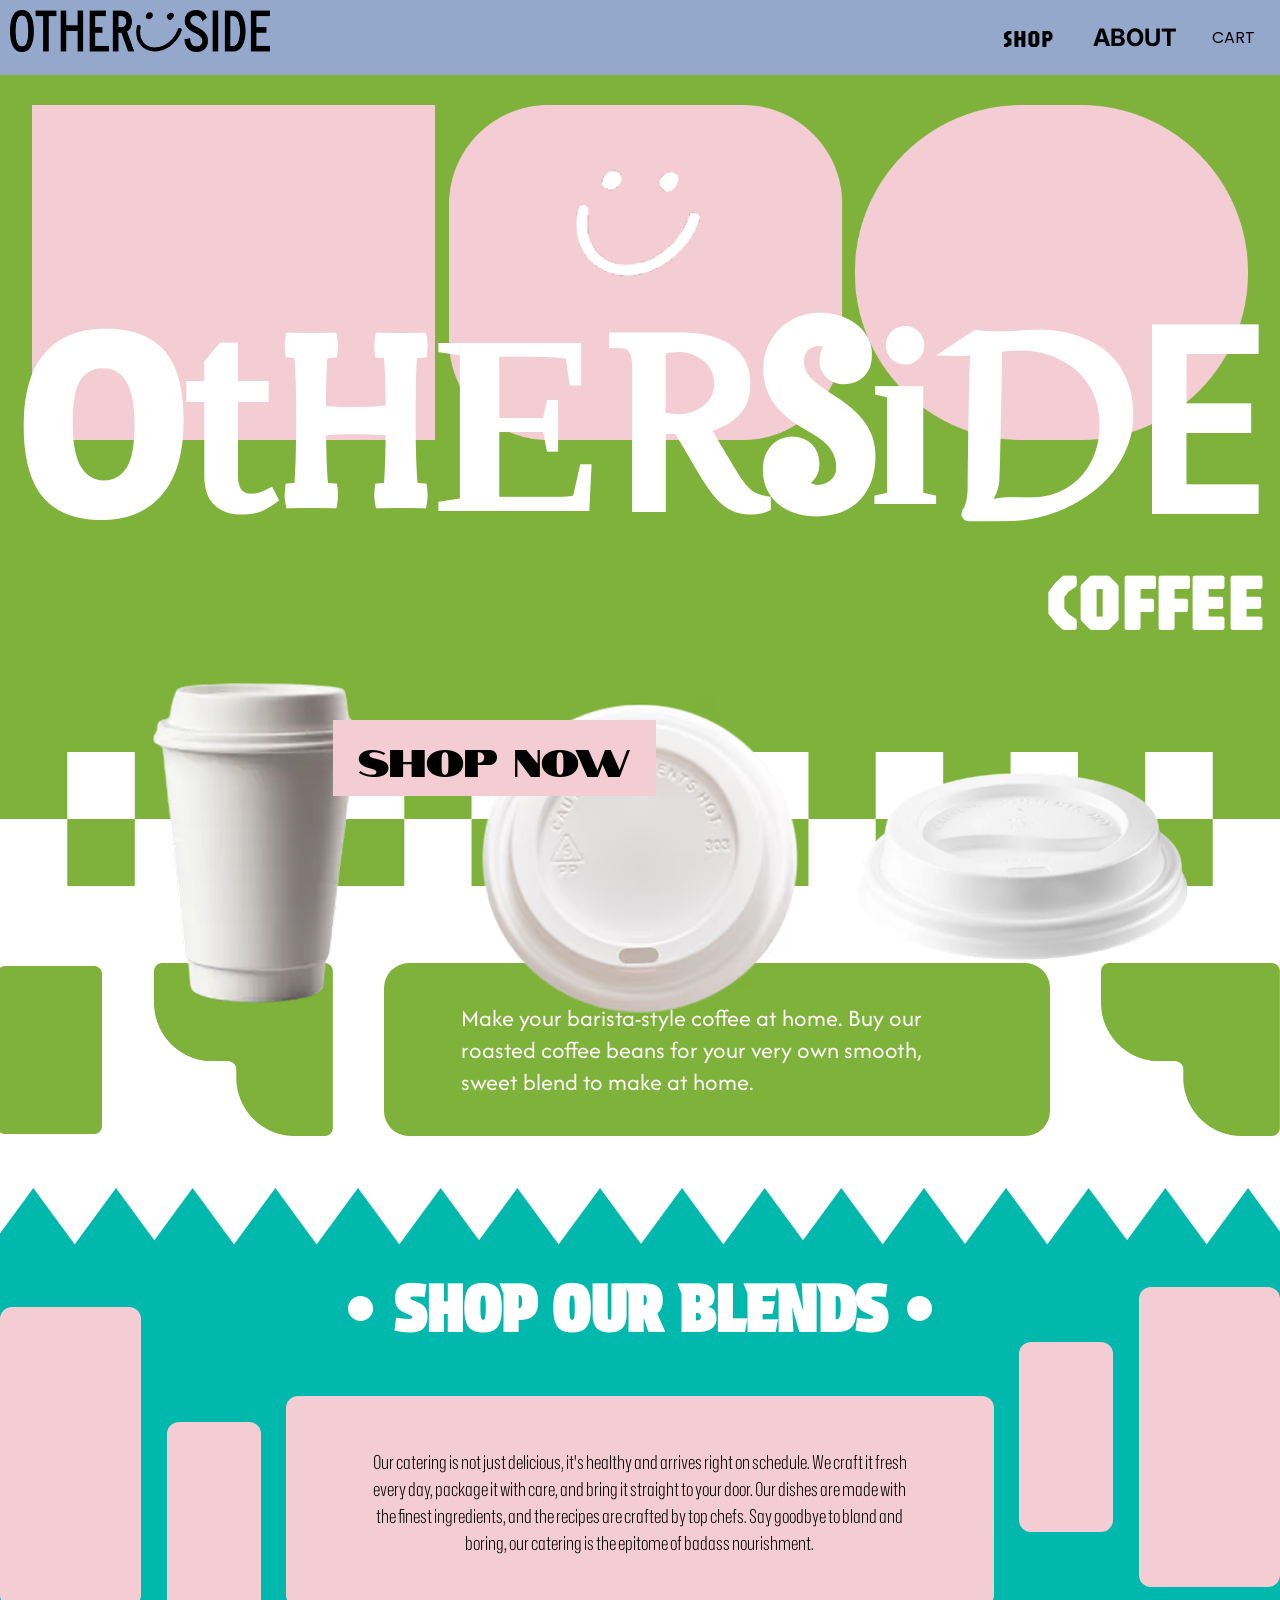
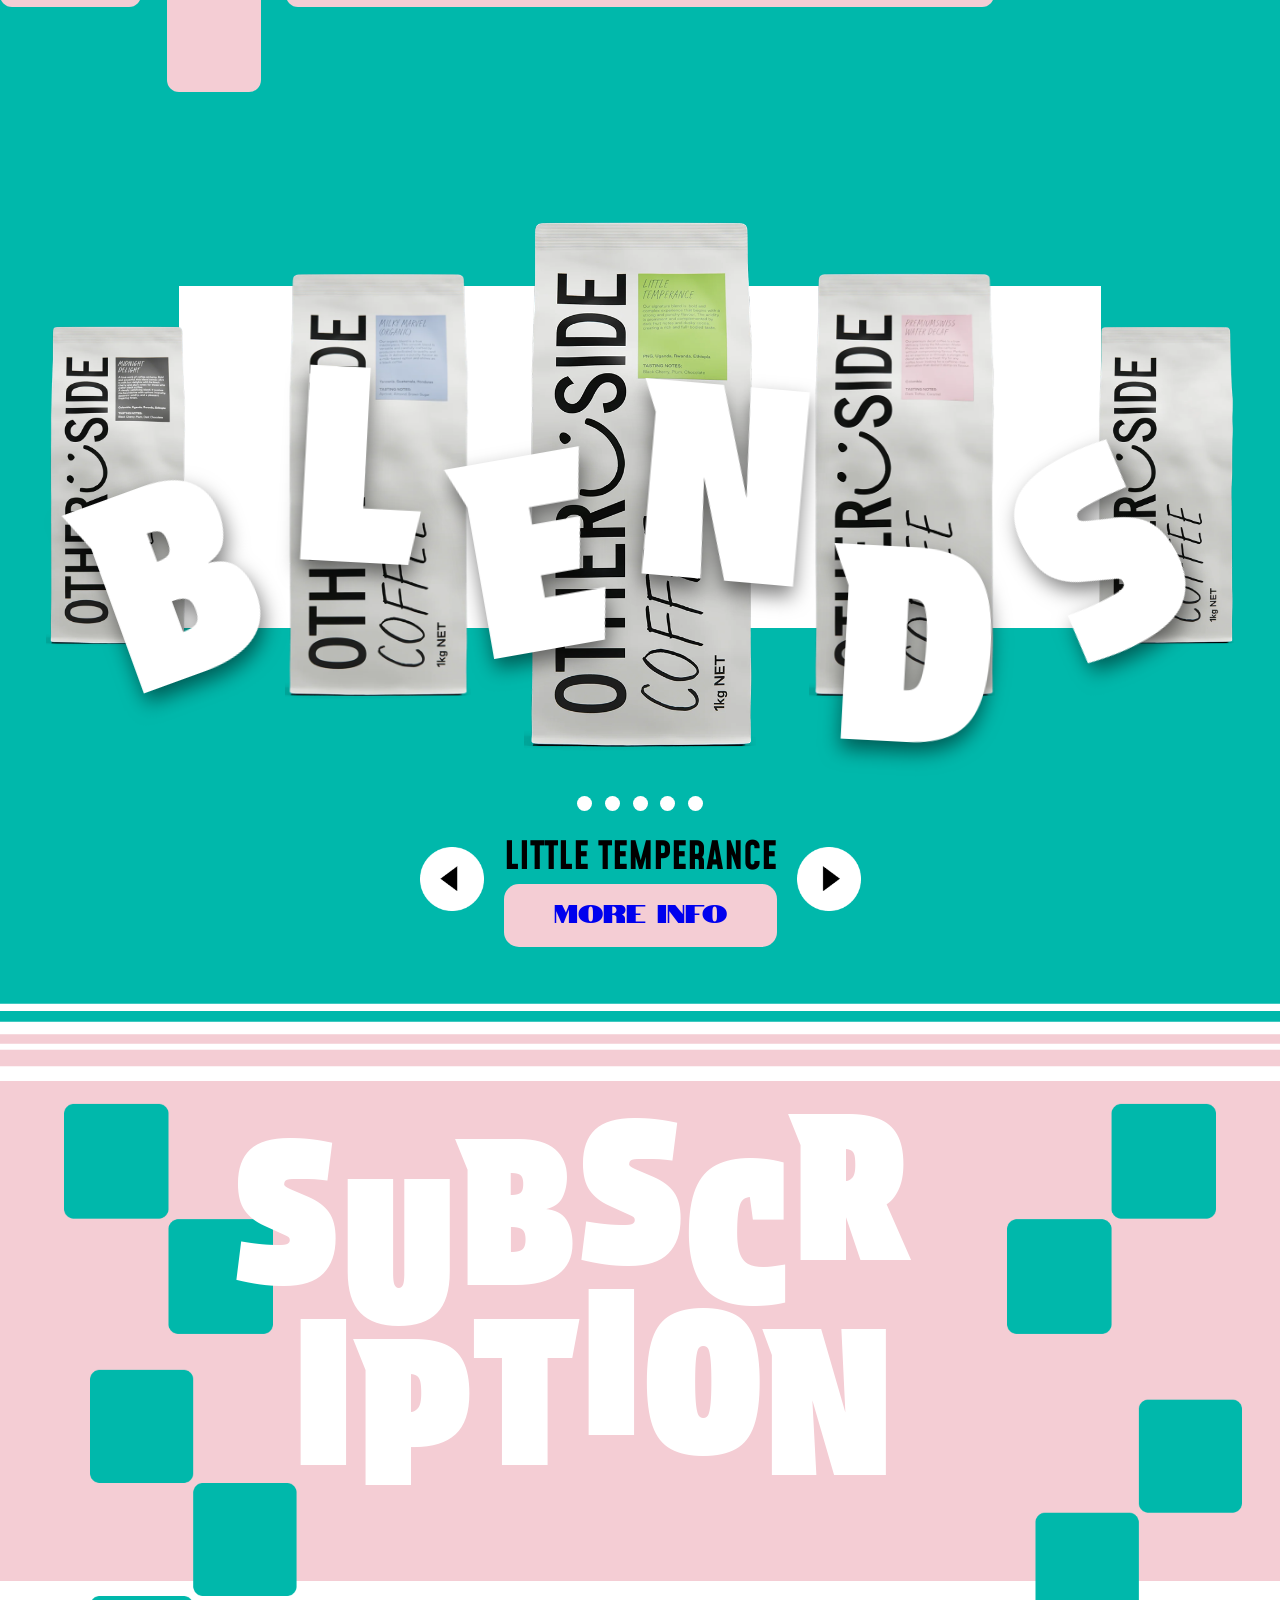
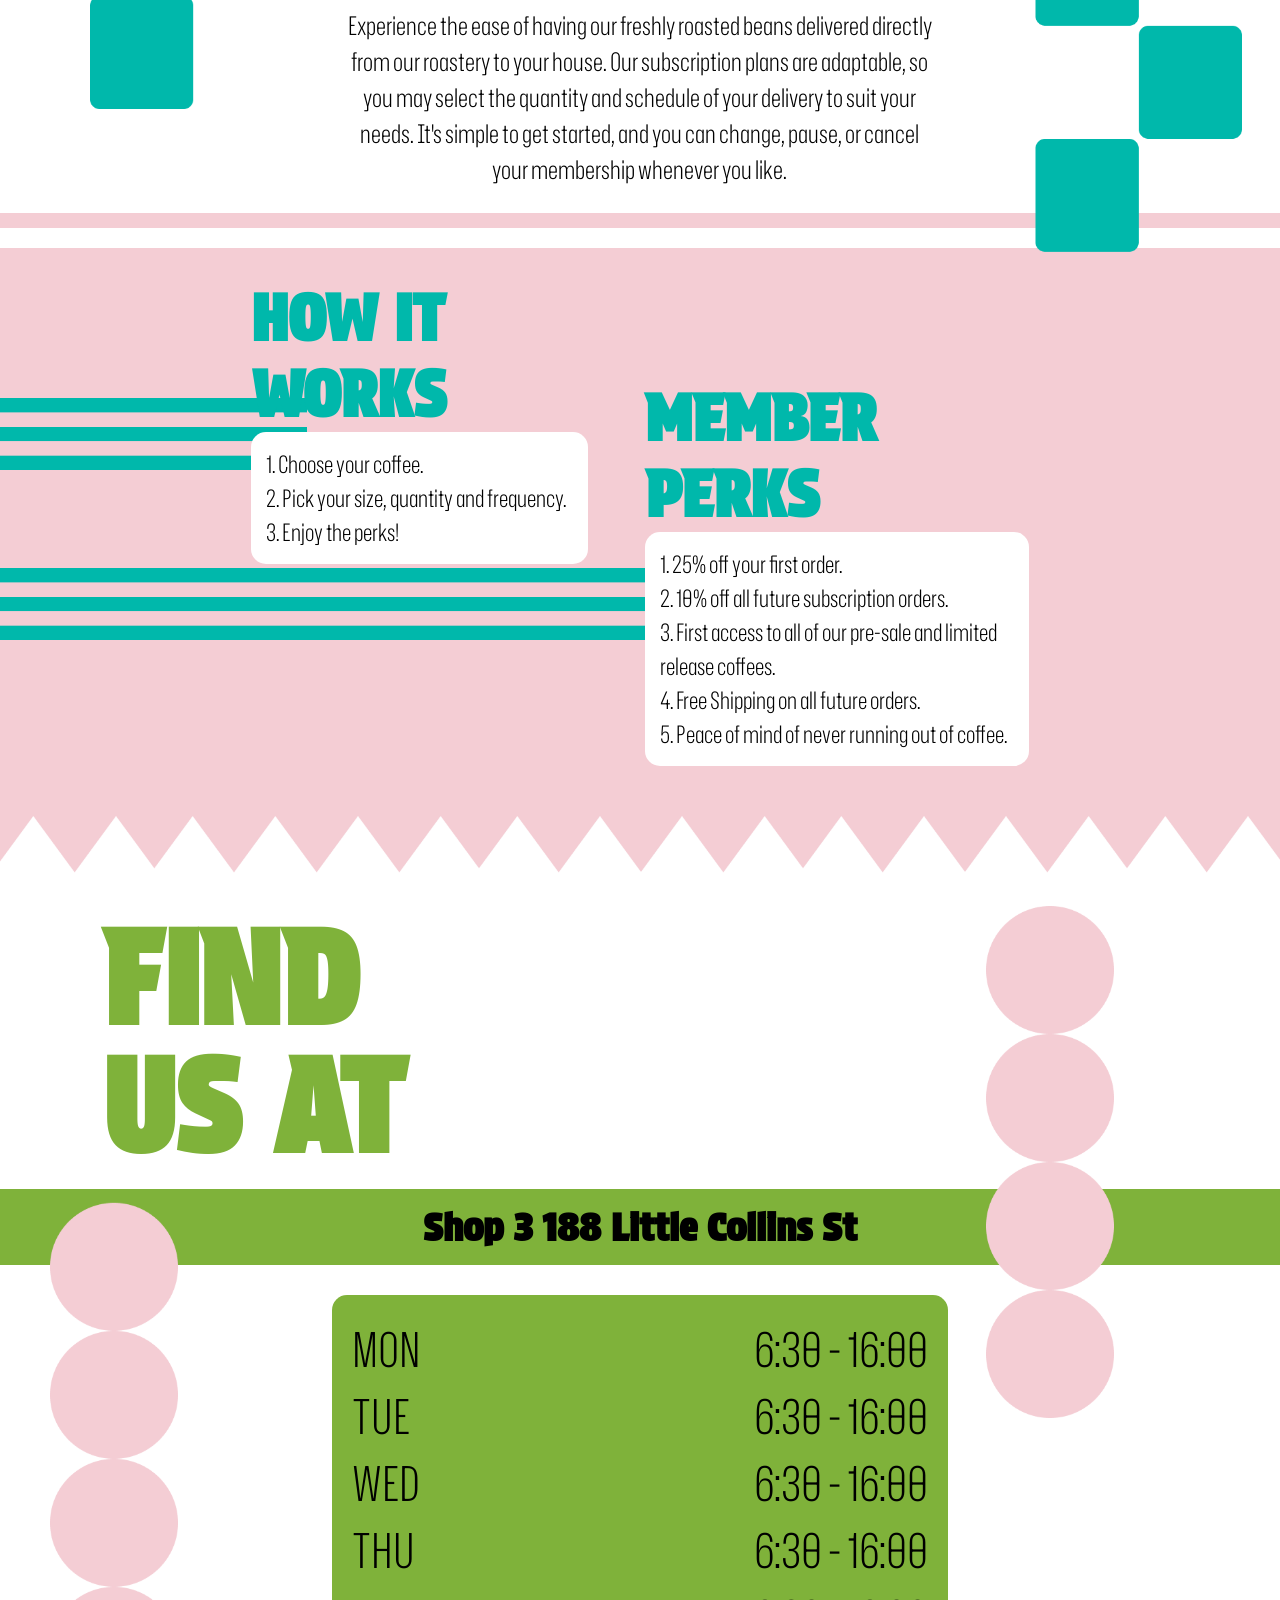
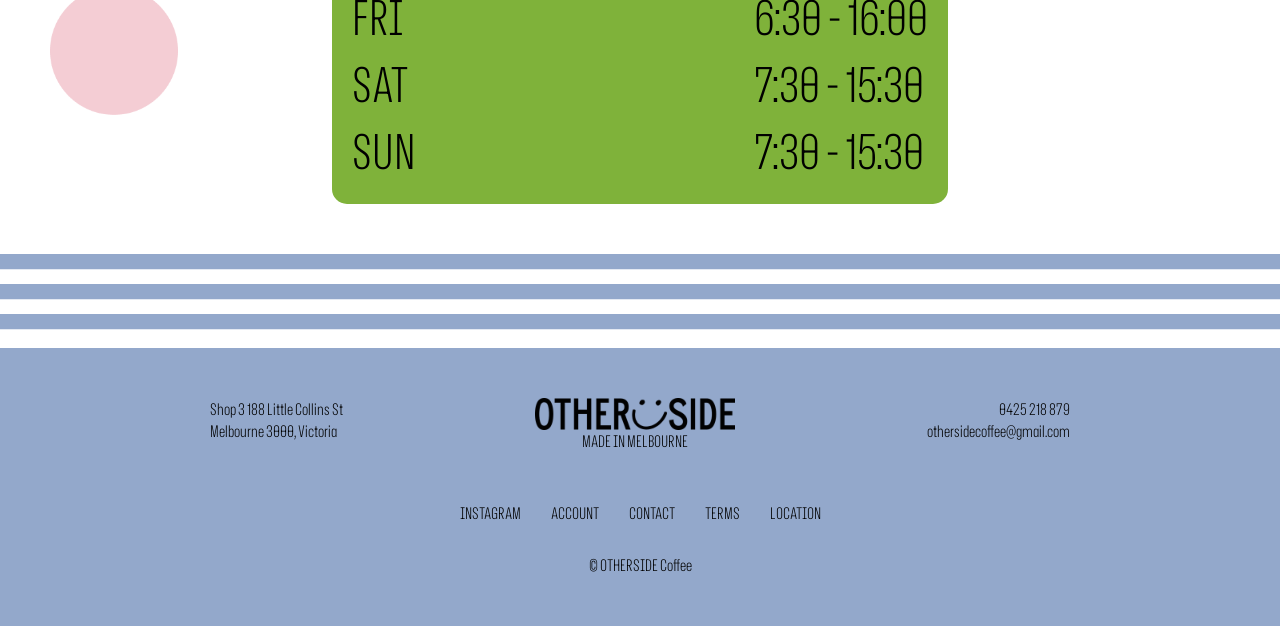
<file: index.html>
<!DOCTYPE html>
<html lang="en">
<head>
    <meta charset="UTF-8">
    <meta name="viewport" content="width=device-width, initial-scale=1.0">
    <title>Otherside Homepage</title>
    <link rel="stylesheet" href="style.css">
</head>
<body>
    <nav>
        <figure>
            <a href="index.html">
                <img class="nav-logo" src="images/logo.avif" alt="Logo">
            </a>
        </figure>
        
        <div class="nav-buttons">
            <a class="nav-shop" href="product-list.html">
                <p>SHOP</p>
            </a>

            <h2 class="nav-about">ABOUT</h2>
            
            <div class="cart-wrapper" id="cartBtn">
                <a class="nav-cart" href="cart.html">
                    <p>CART</p>
                </a>

                <div class="hover-cart" id="hoverCart">
                    <div class="hover-container" id="hoverContainer"></div>

                    
                    <p id="emptyText" class="empty-text">YOUR CART IS EMPTY</p>
                    <button id="closeCart" class="close-cart">CONTINUE SHOPPING</button>
                </div>
            </div>
        </div>

        <div class="mobile-icons">
            <a class="nav-cart-icon" href="cart.html">
                <img src="images/cart_icon.png">
            </a>

            <a class="nav-menu-icon" href="mobile-menu.html">
                <img src="images/menu_icon.png">
            </a>
        </div>
    </nav>
    
    

    <header class="home-header">
        <figure>
            <img class="three-blocks" src="images/three_blocks.png">
        </figure>
        
        <figure>
            <img class="small-logo" src="images/homepage/small_logo.png">
        </figure>

        <div class="title">
            <h1 class="logo-title">
                <span class="o-1">O</span>
                <span class="t-1">t</span>
                <span class="h-1">H</span>
                <span class="e-1">E</span>
                <span class="r-1">R</span>
                <span class="s-1">S</span>
                <span class="i-1">i</span>
                <span class="d-1">D</span>
                <span class="e2-1">E</span>
            </h1>
            
            <h2>COFFEE</h2>
        </div>
        
        <a class="shop-button" href="product-list.html">SHOP NOW</a>
        
        <img class="coffee-products" src="images/homepage/coffee-products.png">

        <img class="checker-border" src="images/checker.png">

    </header>


    <main class="main-content">

        <div class="description">
            <img class="block-two" src="images/homepage/green_block_2.png">
            
            <img class="block-one" src="images/homepage/green_block.png">
            
            <p>
                Make your barista-style coffee at home. Buy our roasted coffee beans
                for your very own smooth, sweet blend to make at home. 
            </p>

            <img class="block-one" src="images/homepage/green_block.png">
        </div>
        
        

        <section class="section-one">

            <img class="spike-border" src="images/spike.png">

            <div class="blend-subtitle">
                <div class="title-dot"></div>

                <h2>SHOP OUR BLENDS</h2>

                <div class="title-dot"></div>
            </div>

            <div class="blend-description">
                <div class="box-one"></div>

                <div class="box-two"></div>

                <p>
                    Our catering is not just  delicious, it's healthy and arrives right on schedule. 
                    We craft it fresh every day, package it with care, and bring it straight to your 
                    door.  Our dishes are made with the finest ingredients, and the recipes are  
                    crafted by top chefs. Say goodbye to bland and boring, our catering is the epitome 
                    of badass nourishment.
                </p>

                <div class="box-three"></div>

                <div class="box-four"></div>
            </div>

            
            <div class="blend-title">
                <h2 class="blend-one">B</h2>
                <h2 class="blend-two">L</h2>
                <h2 class="blend-three">E</h2>
                <h2 class="blend-four">N</h2>
                <h2 class="blend-five">D</h2>
                <h2 class="blend-six">S</h2>
            </div>


            <div class="gallery">
                <div class="gallery-item">
                    <img class="gallery-one" src="images/homepage/gallery_midnight_delight.png">
                </div>

                <div class="gallery-item">
                    <img class="gallery-two" src="images/homepage/gallery_milky_marvel.png">
                </div>

                <div class="gallery-item">
                    <img class="gallery-three" src="images/homepage/gallery_little_temperance.png">
                </div>

                <div class="gallery-item">
                    <img class="gallery-four" src="images/homepage/gallery_swiss_water_decaf.png">
                </div>

                <div class="gallery-item">
                    <img class="gallery-five" src="images/homepage/gallery-blend.png">
                </div>

                <div class="gallery-square"></div>

            </div>
            


            <div class="gallery-dot">
                <span class="dot"></span>
                <span class="dot"></span>
                <span class="dot"></span>
                <span class="dot"></span>
                <span class="dot"></span>
            </div>
            
            <div class="gallery-move-buttons">

                <img class="gallery-move-one" src="images/homepage/gallery_move_one.png">

                <figcaption >
                    <h3 class="gallery-caption">LITTLE TEMPERANCE</h3>
                    <a class="gallery-button" target="" href="product-page.html">MORE INFO</a>
                </figcaption>

                <img class="gallery-move-two" src="images/homepage/gallery_move_two.png">

            </div>
        </section>

        <img class="lines-border" src="images/lines.png">

        <section class="section-two">

            <img class="subscription-box-one"src="images/homepage/subscription_box_one.png">
            
            <img class="subscription-box-two" src="images/homepage/subscription_box_two.png">

            <h1 class="subscription-title">
                <span class="s-2">S</span>
                <span class="u-2">U</span>
                <span class="b-2">B</span>
                <span class="s2-2">S</span>
                <span class="c-2">C</span>
                <span class="r-2">R</span>

                <div class="bottom-row">
                    <span class="i-2">I</span>
                    <span class="p-2">P</span>
                    <span class="t-2">T</span>
                    <span class="i2-2">I</span>
                    <span class="o-2">O</span>
                    <span class="n-2">N</span>
                </div>
            </h1>

            <img class="mobile-subscription-box-one" src="images/homepage/mobile_subscription_box_one.png">
            <img class="mobile-subscription-box-two" src="images/homepage/mobile_subscription_box_two.png">

            <div class="subscription-desc">
                <p>
                    Experience the ease of having our freshly roasted beans delivered 
                    directly from our roastery to your house. Our subscription plans are 
                    adaptable, so you may select the quantity and schedule of your delivery 
                    to suit your needs. It's simple to get started, and you can change, 
                    pause, or cancel your membership whenever you like.
                </p>
            </div>

            <div class="bar"></div>

            <div class="subscription-explanation">
                <div class="subscription-left">
                    <h2>HOW IT WORKS</h2>

                    <p>
                        1. Choose your coffee.<br>
                        2. Pick your size, quantity and frequency.<br>
                        3. Enjoy the perks!
                    </p>

                    <div class="small-bar"></div>

                </div>

                <img class="triple-lines-one" src="images/homepage/triple_lines_one.png">
                
                <img class="mobile-subscription-lines-left" src="images/homepage/mobile_subscription_lines_left.png">

                <div class="subscription-right">
                    <h2>MEMBER PERKS</h2>

                    <p>
                        1. 25% off your first order.<br>
                        2. 10% off all future subscription orders.<br>
                        3. First access to all of our pre-sale and limited release coffees.<br>
                        4. Free Shipping on all future orders.<br>
                        5. Peace of mind of never running out of coffee.
                    </p>

                    <div class="small-bar"></div>

                </div>

                <img class="triple-lines-two" src="images/homepage/triple_lines_two.png">
                
                <img class="mobile-subscription-lines-right" src="images/homepage/mobile_subscription_lines_left.png">

            </div>

        </section>

        <section class="section-three">
            <img class="white-spikes-border" src="images/white-spike.png">

            <img class="balls-right" src="images/homepage/balls.png">

            <h1 class="section-three-title">FIND US AT</h1>

            <h3 class="address-subtitle">Shop 3 188 Little Collins St</h3>

            <img class="balls-left" src="images/homepage/balls.png">


            <div class="schedule">
                <p>
                    MON<br>
                    TUE<br>
                    WED<br>
                    THU<br>
                    FRI<br>
                    SAT<br>
                    SUN        
                </p>

                <p>
                    6:30 - 16:00<br>
                    6:30 - 16:00<br>
                    6:30 - 16:00<br>
                    6:30 - 16:00<br>
                    6:30 - 16:00<br>
                    7:30 - 15:30<br>
                    7:30 - 15:30        
                </p>
            </div>
        </section>

        <img class="footer-lines-border" src="images/footer_lines.png">

    </main>

    <footer>
        <div class="footer-row-one">
            <div class="footer-left">
                <p>
                    Shop 3 188 Little Collins St <br>
                    Melbourne 3000, Victoria
                </p>
            </div>

            <div class="footer-center">
                <figure>
                    <img class="footer-image" src="images/logo.avif">
                </figure>

                <figcaption>
                    <p>MADE IN MELBOURNE</p>
                </figcaption>
            </div>

            <div class="footer-right">
                <p>
                    0425 218 879 <br>
                    othersidecoffee@gmail.com
                </p>
            </div>

        </div>

        <div class="footer-links">
            <p>INSTAGRAM</p>
            <p>ACCOUNT</p>
            <p>CONTACT</p>
            <p>TERMS</p>
            <p>LOCATION</p>
        </div>

        <p class="copyright">© OTHERSIDE Coffee</p>
    </footer>

    <script src="./script.js" defer></script>

</body>
</html>
</file>
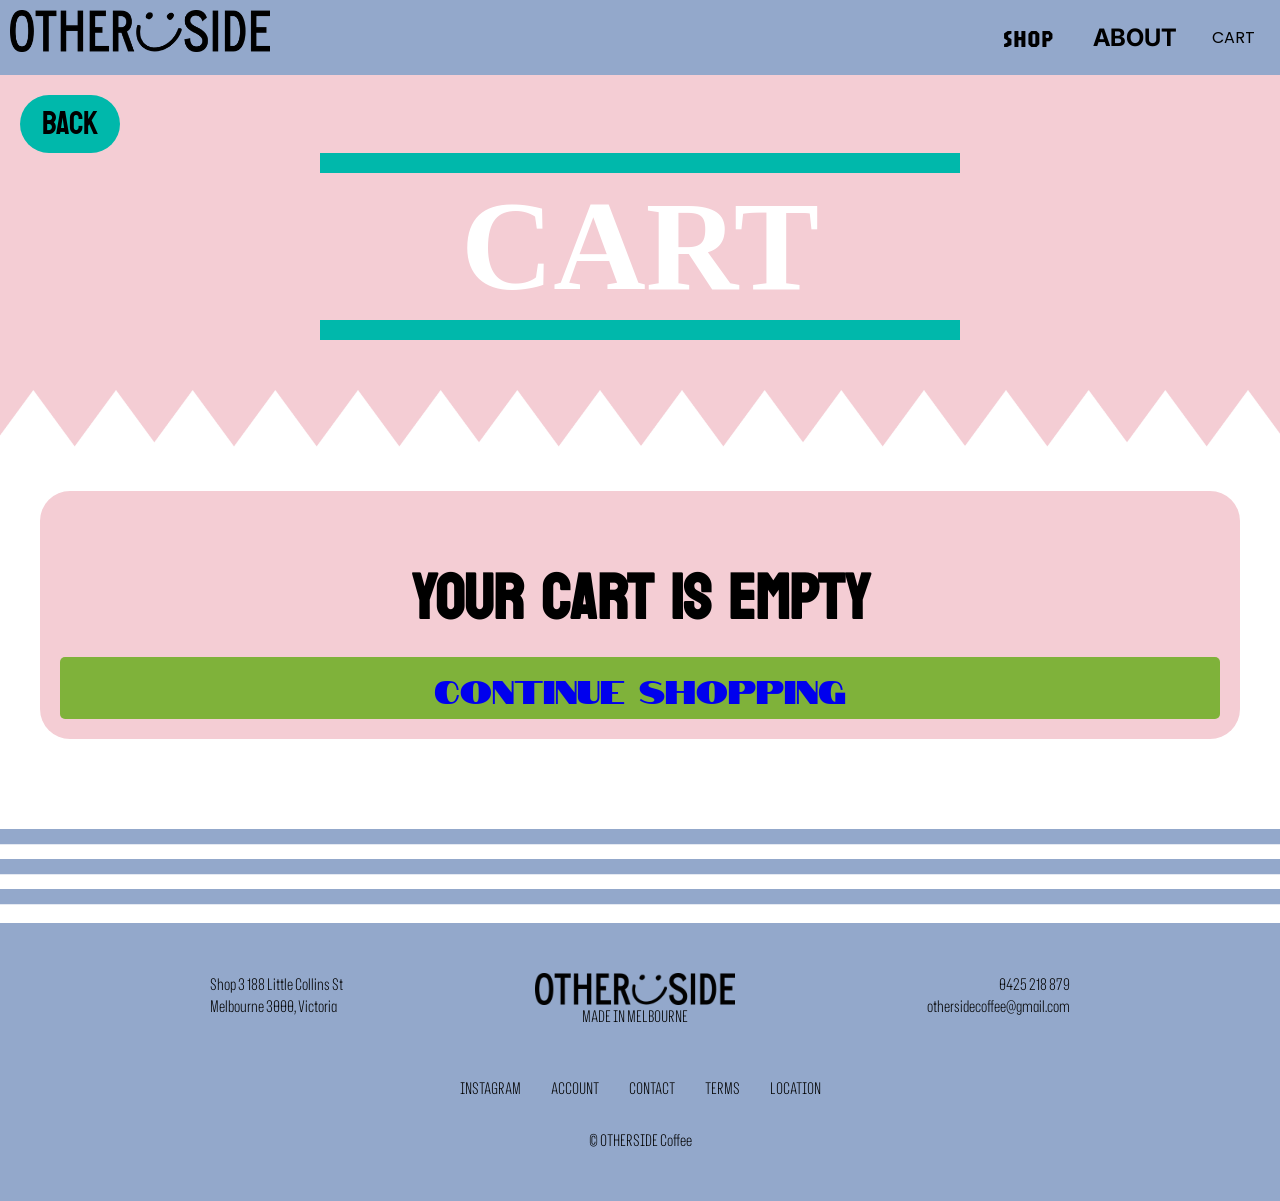
<file: cart.html>
<!DOCTYPE html>
<html lang="en">
<head>
    <meta charset="UTF-8">
    <meta name="viewport" content="width=device-width, initial-scale=1.0">
    <title>Document</title>
    <link rel="stylesheet" href="style.css">
    <link rel="stylesheet" href="https://fonts.googleapis.com/css2?family=Material+Symbols+Outlined:opsz,wght,FILL,GRAD@24,400,0,0&icon_names=delete" />
</head>

<body class="cart-body">
    <nav>
        <figure>
            <a href="index.html">
                <img class="nav-logo" src="images/logo.avif" alt="Logo">
            </a>
        </figure>
        
        <div class="nav-buttons">
            <a class="nav-shop" href="product-list.html">
                <p>SHOP</p>
            </a>

            <h2 class="nav-about">ABOUT</h2>
            
            <div class="cart-wrapper" id="cartBtn">
                <a class="nav-cart" href="cart.html">
                    <p>CART</p>
                </a>

                <div class="hover-cart" id="hoverCart">
                    <div class="hover-container" id="hoverContainer"></div>

                    
                    <p id="emptyText" class="empty-text">YOUR CART IS EMPTY</p>
                    <button id="closeCart" class="close-cart">CONTINUE SHOPPING</button>
                </div>
            </div>
        </div>

        <div class="mobile-icons">
            <a class="nav-cart-icon" href="cart.html">
                <img src="images/cart_icon.png">
            </a>

            <a class="nav-menu-icon" href="mobile-menu.html">
                <img src="images/menu_icon.png">
            </a>
        </div>
    </nav>
  
    <header class="cart-page-header">
        <a class="back-button" href="javascript:history.back()">BACK</a>

        <div class="header-line"></div>
        <h1 class="cart-title">CART</h1>
        <div class="header-line"></div>

    </header>

    <main class="cart-main">
        <img class="spike-border" src="images/white-spike.png"> 

        <section class="cart-section">

            <div id="cartContainer"></div>

        </section>

        <img class="footer-lines-border" src="images/footer_lines.png">

    </main>

    <footer>
        <div class="footer-row-one">
            <div class="footer-left">
                <p>
                    Shop 3 188 Little Collins St <br>
                    Melbourne 3000, Victoria
                </p>
            </div>

            <div class="footer-center">
                <figure>
                    <img class="footer-image" src="images/logo.avif">
                </figure>

                <figcaption>
                    <p>MADE IN MELBOURNE</p>
                </figcaption>
            </div>

            <div class="footer-right">
                <p>
                    0425 218 879 <br>
                    othersidecoffee@gmail.com
                </p>
            </div>

        </div>

        <div class="footer-links">
            <p>INSTAGRAM</p>
            <p>ACCOUNT</p>
            <p>CONTACT</p>
            <p>TERMS</p>
            <p>LOCATION</p>
        </div>

        <p class="copyright">© OTHERSIDE Coffee</p>
    </footer>

    <script src=".//script.js" defer></script>

</body>
</html>
</file>
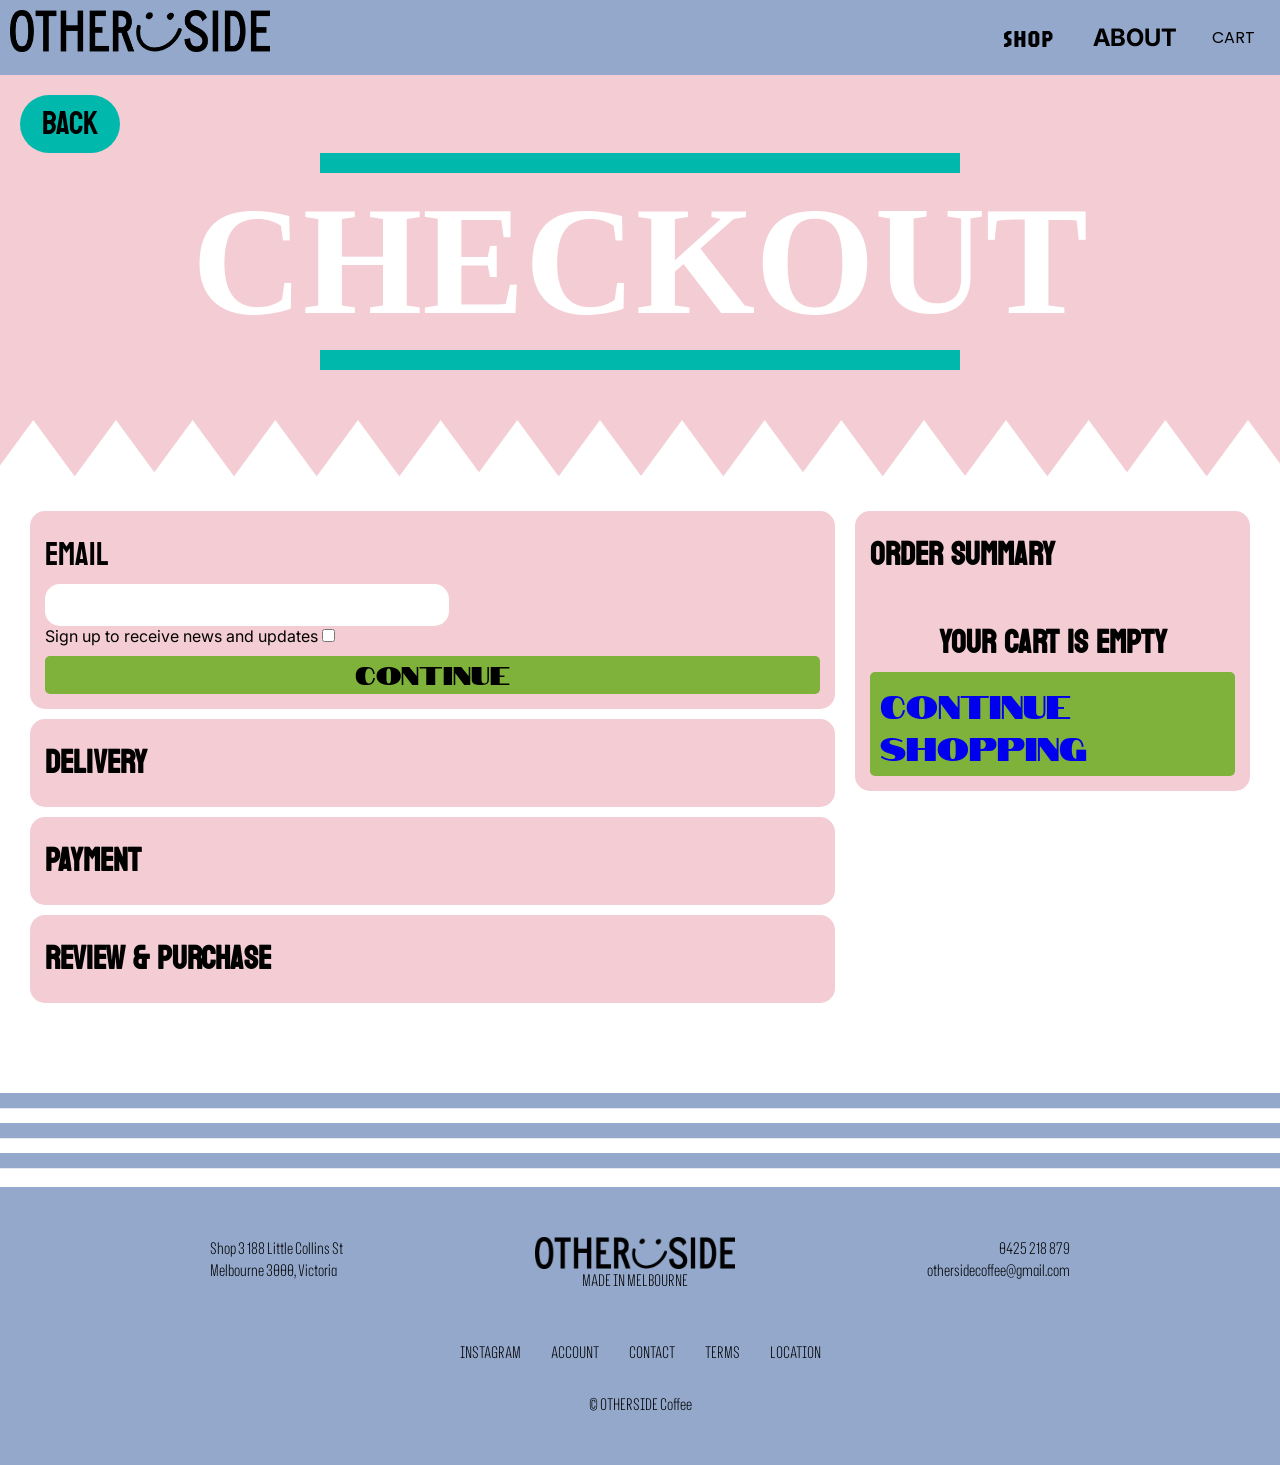
<file: checkout.html>
<!DOCTYPE html>
<html lang="en">
<head>
    <meta charset="UTF-8">
    <meta name="viewport" content="width=device-width, initial-scale=1.0">
    <title>Otherside Checkout</title>
    <link rel="stylesheet" href="style.css">

</head>
<body class="checkout-body">
    <nav>
        <figure>
            <a href="index.html">
                <img class="nav-logo" src="images/logo.avif" alt="Logo">
            </a>
        </figure>
        
        <div class="nav-buttons">
            <a class="nav-shop" href="product-list.html">
                <p>SHOP</p>
            </a>

            <h2 class="nav-about">ABOUT</h2>
            
            <div class="cart-wrapper" id="cartBtn">
                <a class="nav-cart" href="cart.html">
                    <p>CART</p>
                </a>

                <div class="hover-cart" id="hoverCart">
                    <div class="hover-container" id="hoverContainer"></div>

                    
                    <p id="emptyText" class="empty-text">YOUR CART IS EMPTY</p>
                    <button id="closeCart" class="close-cart">CONTINUE SHOPPING</button>
                </div>
            </div>
        </div>

        <div class="mobile-icons">
            <a class="nav-cart-icon" href="cart.html">
                <img src="images/cart_icon.png">
            </a>

            <a class="nav-menu-icon" href="mobile-menu.html">
                <img src="images/menu_icon.png">
            </a>
        </div>
    </nav>

    <header class="checkout-header">
        <a class="back-button" href="javascript:history.back()">BACK</a>

        <div class="header-line"></div>
        <h1 class="checkout-title">CHECKOUT</h1>
        <div class="header-line"></div>
    </header>

    <main>
        
        <img class="spike-border" src="images/white-spike.png"> 

        <div class="checkout-section">
            <div div="checkout-info">
                <div class="checkout-row">
                    <form>
                        <label for="email">EMAIL</label><br>
                        <input type="text" id="email" name="email"><br>

                        <label for="check">Sign up to receive news and updates</label>
                        <input type="checkbox" id="check" name="check">
                    </form>

                    <p>CONTINUE</p>
                </div>
                
                <div class="checkout-row">
                    <h2>DELIVERY</h2>
                </div>

                <div class="checkout-row">
                    <h2>PAYMENT</h2>
                </div>

                <div class="checkout-row">
                    <h2>REVIEW & PURCHASE</h2>
                </div>
            </div>

            <aside class="checkout-summary">
                <h2>ORDER SUMMARY</h2>

                <div class="summary-section" id="summaryContainer">
                </div>
            </aside>
        </div>
        

        <img class="footer-lines-border" src="images/footer_lines.png">

    </main>

    <footer>
        <div class="footer-row-one">
            <div class="footer-left">
                <p>
                    Shop 3 188 Little Collins St <br>
                    Melbourne 3000, Victoria
                </p>
            </div>

            <div class="footer-center">
                <figure>
                    <img class="footer-image" src="images/logo.avif">
                </figure>

                <figcaption>
                    <p>MADE IN MELBOURNE</p>
                </figcaption>
            </div>

            <div class="footer-right">
                <p>
                    0425 218 879 <br>
                    othersidecoffee@gmail.com
                </p>
            </div>

        </div>

        <div class="footer-links">
            <p>INSTAGRAM</p>
            <p>ACCOUNT</p>
            <p>CONTACT</p>
            <p>TERMS</p>
            <p>LOCATION</p>
        </div>

        <p class="copyright">© OTHERSIDE Coffee</p>
    </footer>
    
    <script src=".//script.js" defer></script>

</body>
</html>
</file>
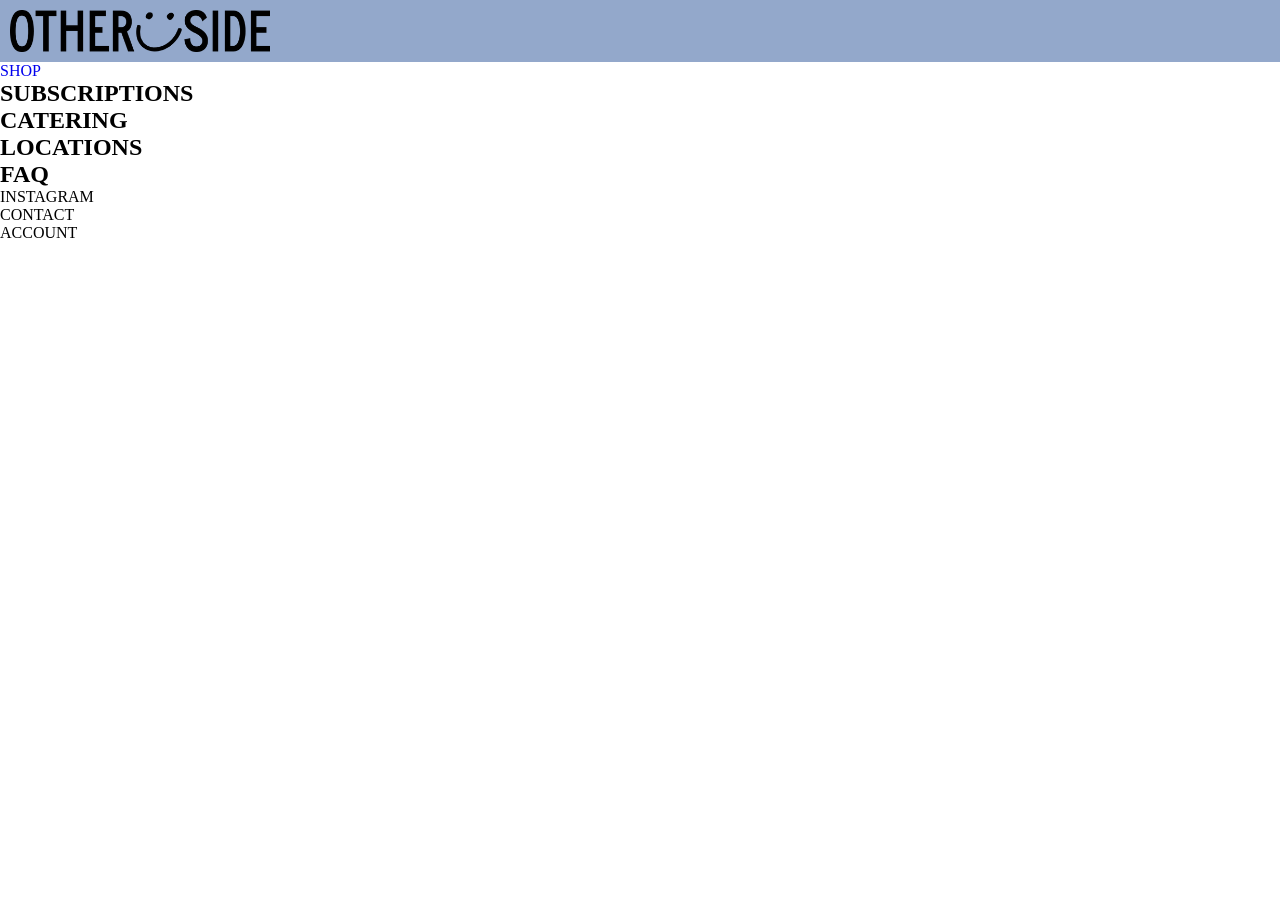
<file: mobile-menu.html>
<!DOCTYPE html>
<html lang="en">
<head>
    <meta charset="UTF-8">
    <meta name="viewport" content="width=device-width, initial-scale=1.0">
    <title>Mobile Menu</title>
    <link rel="stylesheet" href="style.css">
</head>
<body class="mobile-menu-body">
    <nav>
        <figure>
            <a href="index.html">
                <img class="nav-logo" src="images/logo.avif" alt="Logo">
            </a>
        </figure>

        <a class="exit-icon" href="javascript:history.back()">
            <img  src="images/exit_icon.png">
        </a>
    </nav>

    <main>
        <div class="mobile-menu-top">
            <a href="product-list.html">SHOP</a>
            <h2>SUBSCRIPTIONS</h2>
            <h2>CATERING</h2>
            <h2>LOCATIONS</h2>
            <h2>FAQ</h2>
        </div>

        <div class="mobile-menu-bottom">
            <p>INSTAGRAM</p>
            <p>CONTACT</p>
            <p>ACCOUNT</p>
        </div>

    </main>
</body>
</html>
</file>
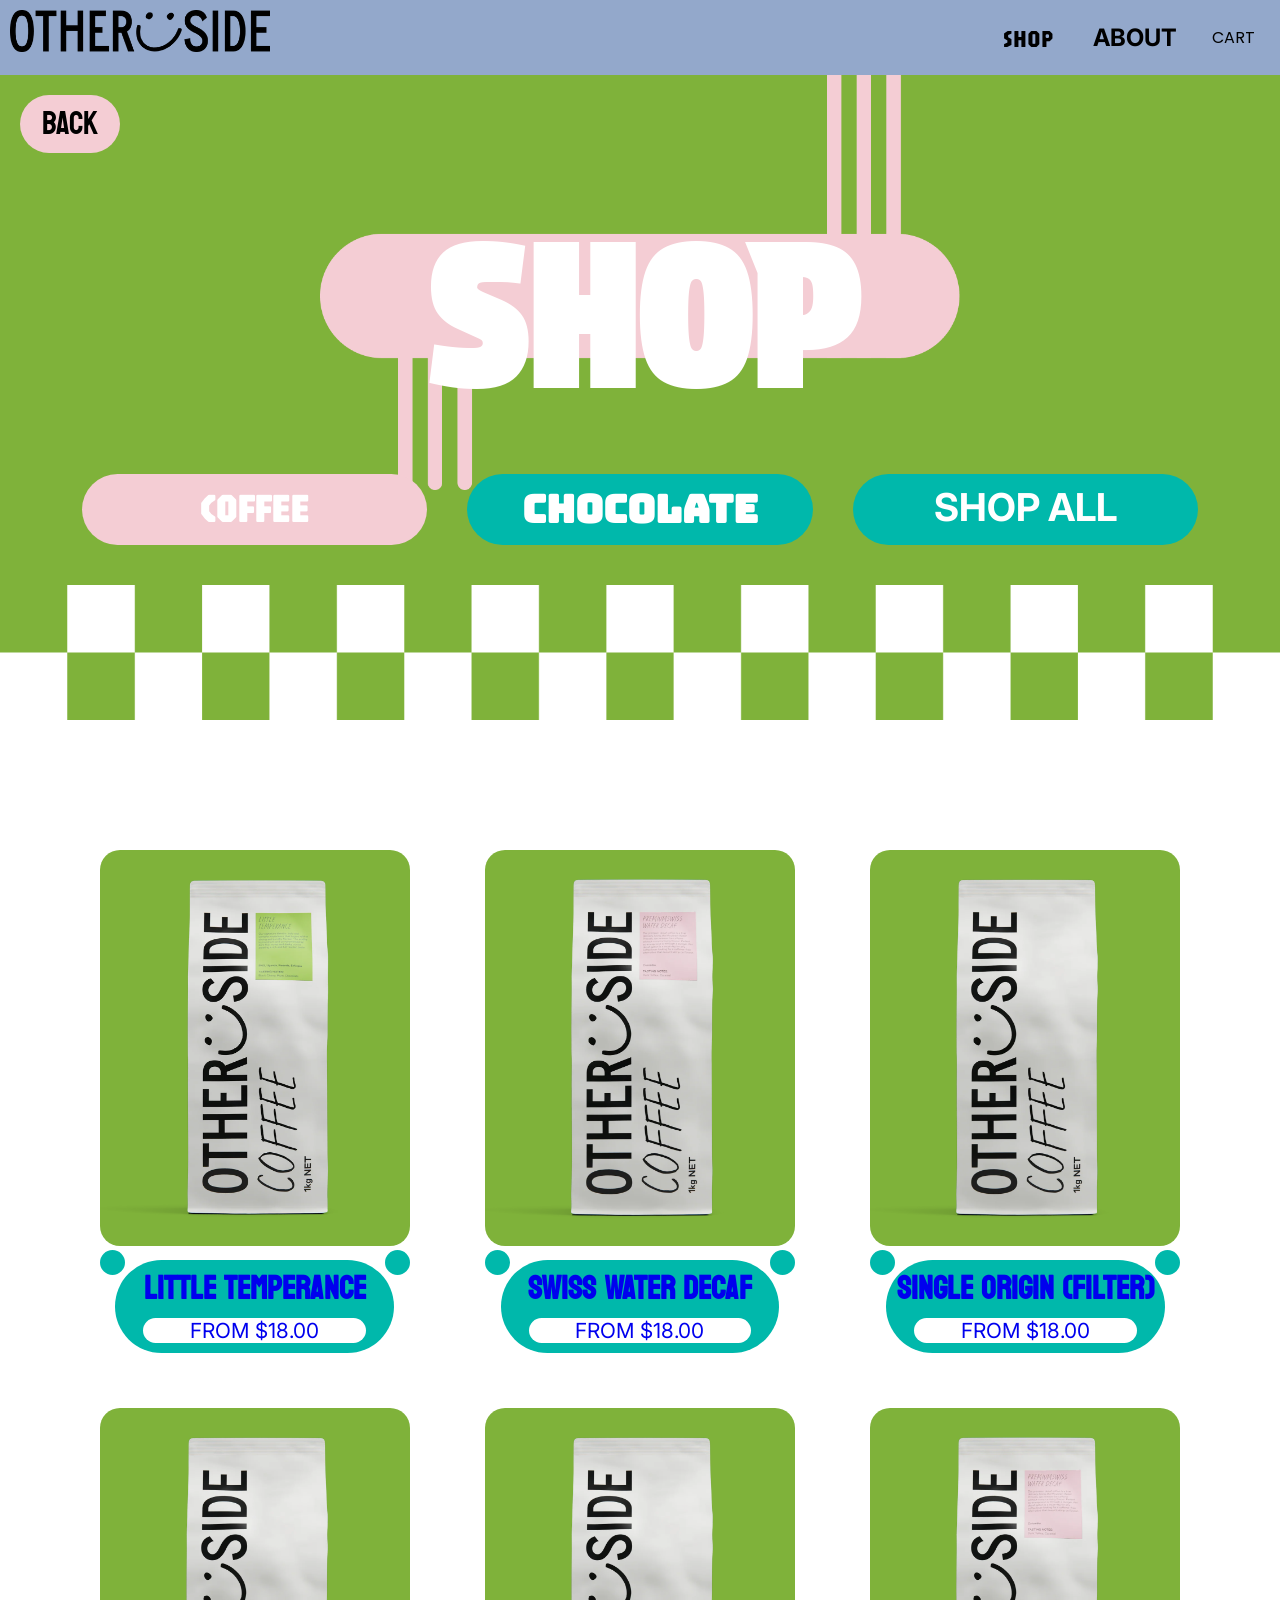
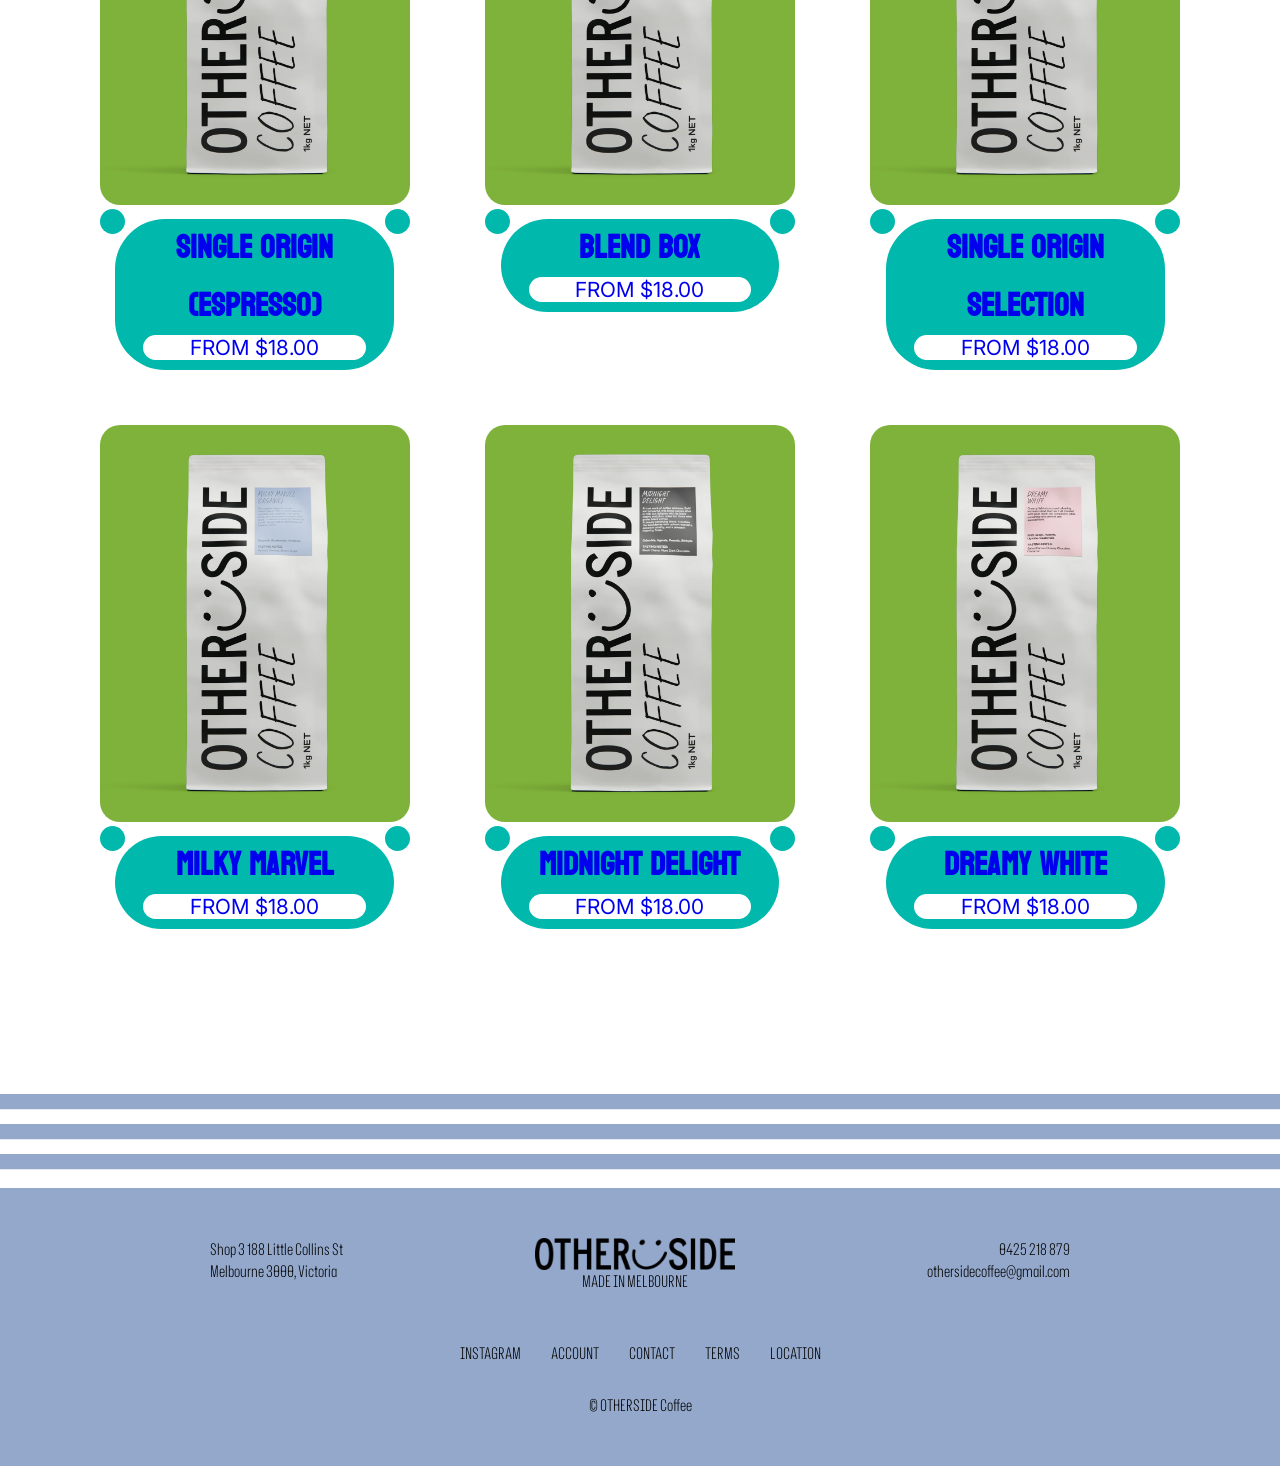
<file: product-list.html>
<!DOCTYPE html>
<html lang="en">
<head>
    <meta charset="UTF-8">
    <meta name="viewport" content="width=device-width, initial-scale=1.0">
    <title>Otherside Product List</title>
    <link rel="stylesheet" href="style.css">

</head>
<body>
    <nav>
        <figure>
            <a href="index.html">
                <img class="nav-logo" src="images/logo.avif" alt="Logo">
            </a>
        </figure>
        
        <div class="nav-buttons">
            <a class="nav-shop" href="product-list.html">
                <p>SHOP</p>
            </a>

            <h2 class="nav-about">ABOUT</h2>
            
            <div class="cart-wrapper" id="cartBtn">
                <a class="nav-cart" href="cart.html">
                    <p>CART</p>
                </a>

                <div class="hover-cart" id="hoverCart">
                    <div class="hover-container" id="hoverContainer"></div>

                    
                    <p id="emptyText" class="empty-text">YOUR CART IS EMPTY</p>
                    <button id="closeCart" class="close-cart">CONTINUE SHOPPING</button>
                </div>
            </div>
        </div>

        <div class="mobile-icons">
            <a class="nav-cart-icon" href="cart.html">
                <img src="images/cart_icon.png">
            </a>

            <a class="nav-menu-icon" href="mobile-menu.html">
                <img src="images/menu_icon.png">
            </a>
        </div>
    </nav>
    
    <header class="product-list-header">
        <a class="back-button" href="index.html">BACK</a>

        <h1 class="shop-title">SHOP</h1>

        <div class="category">
            <h2 class="category-button-one">COFFEE</h2>
            <h2 class="category-button-two">CHOCOLATE</h2>
            <h2 class="category-button-three">SHOP ALL</h2>
        </div>
        


        <img class="shop-header-image" src="images/shop_list/shop_header.png">

        <img class="checker-border" src="images/checker.png">

        
    </header>

    <main>
        <section class="products">
            <a class="product-box" href="product-page.html">
                <img class="product-image" src="images/shop_list/little_temperance.webp">

                <div class="list-subtitle-dots">
                    <div class="list-dot"></div>

                    <div class="list-dot"></div>
                </div>
            
                <figcaption>
                    <h2>LITTLE TEMPERANCE</h2>
                    <p class="price-tag">FROM $18.00</p>
                </figcaption>
            </a>

            <a class="product-box" href="product-page-two.html">
                <figure>
                    <img class="product-image" src="images/shop_list/swiss_water_decaf.webp">
                </figure>

                <div class="list-subtitle-dots">
                    <div class="list-dot"></div>

                    <div class="list-dot"></div>
                </div>
            
                <figcaption>
                    <h2>SWISS WATER DECAF</h2>
                    <p class="price-tag">FROM $18.00</p>
                </figcaption>
            </a>

            <a class="product-box" href="product-page.html">
                <figure>
                    <img class="product-image" src="images/shop_list/single_origin_espresso.webp">
                </figure>

                <div class="list-subtitle-dots">
                    <div class="list-dot"></div>

                    <div class="list-dot"></div>
                </div>

                <figcaption>
                    <h2>SINGLE ORIGIN (FILTER)</h2>
                    <p class="price-tag">FROM $18.00</p>
                </figcaption>
            </a>

            <a class="product-box" href="product-page.html">
                <figure>
                    <img class="product-image" src="images/shop_list/single_origin_espresso.webp">
                </figure>
                
                <div class="list-subtitle-dots">
                    <div class="list-dot"></div>

                    <div class="list-dot"></div>
                </div>

                <figcaption>
                    <h2>SINGLE ORIGIN (ESPRESSO)</h2>
                    <p class="price-tag">FROM $18.00</p>
                </figcaption>
            </a>

            <a class="product-box" href="product-page.html">
                <figure>
                    <img class="product-image" src="images/shop_list/single_origin_espresso.webp">
                </figure>
                
                <div class="list-subtitle-dots">
                    <div class="list-dot"></div>

                    <div class="list-dot"></div>
                </div>

                <figcaption>
                    <h2>BLEND BOX</h2>
                    <p class="price-tag">FROM $18.00</p>
                </figcaption>
            </a>

            <a class="product-box" href="product-page.html">
                <figure>
                    <img class="product-image" src="images/shop_list/swiss_water_decaf.webp">
                </figure>
                
                <div class="list-subtitle-dots">
                    <div class="list-dot"></div>

                    <div class="list-dot"></div>
                </div>

                <figcaption>
                    <h2>SINGLE ORIGIN SELECTION</h2>
                    <p class="price-tag">FROM $18.00</p>
                </figcaption>
            </a>

            <a class="product-box" href="product-page.html">
                <figure>
                    <img class="product-image" src="images/shop_list/milky_marvel.webp">
                </figure>
                
                <div class="list-subtitle-dots">
                    <div class="list-dot"></div>

                    <div class="list-dot"></div>
                </div>

                <figcaption>
                    <h2>MILKY MARVEL</h2>
                    <p class="price-tag">FROM $18.00</p>
                </figcaption>
            </a>

            <a class="product-box" href="product-page.html">
                <figure>
                    <img class="product-image" src="images/shop_list/midnight_delight.webp">
                </figure>
                
                <div class="list-subtitle-dots">
                    <div class="list-dot"></div>

                    <div class="list-dot"></div>
                </div>

                <figcaption>
                    <h2>MIDNIGHT DELIGHT</h2>
                    <p class="price-tag">FROM $18.00</p>
                </figcaption>
            </a>

            <a class="product-box" href="product-page.html">
                <figure>
                    <img class="product-image" src="images/shop_list/dreamy_white.webp">
                </figure>
                
                <div class="list-subtitle-dots">
                    <div class="list-dot"></div>

                    <div class="list-dot"></div>
                </div>

                <figcaption>
                    <h2>DREAMY WHITE</h2>
                    <p class="price-tag">FROM $18.00</p>
                </figcaption>
            </a>
        </section>

        <img class="footer-lines-border" src="images/footer_lines.png">

    </main>

    <footer>
        <div class="footer-row-one">
            <div class="footer-left">
                <p>
                    Shop 3 188 Little Collins St <br>
                    Melbourne 3000, Victoria
                </p>
            </div>

            <div class="footer-center">
                <figure>
                    <img class="footer-image" src="images/logo.avif">
                </figure>

                <figcaption>
                    <p>MADE IN MELBOURNE</p>
                </figcaption>
            </div>

            <div class="footer-right">
                <p>
                    0425 218 879 <br>
                    othersidecoffee@gmail.com
                </p>
            </div>

        </div>

        <div class="footer-links">
            <p>INSTAGRAM</p>
            <p>ACCOUNT</p>
            <p>CONTACT</p>
            <p>TERMS</p>
            <p>LOCATION</p>
        </div>

        <p class="copyright">© OTHERSIDE Coffee</p>
    </footer>

    <script src=".//script.js" defer></script>

</body>
</html>
</file>
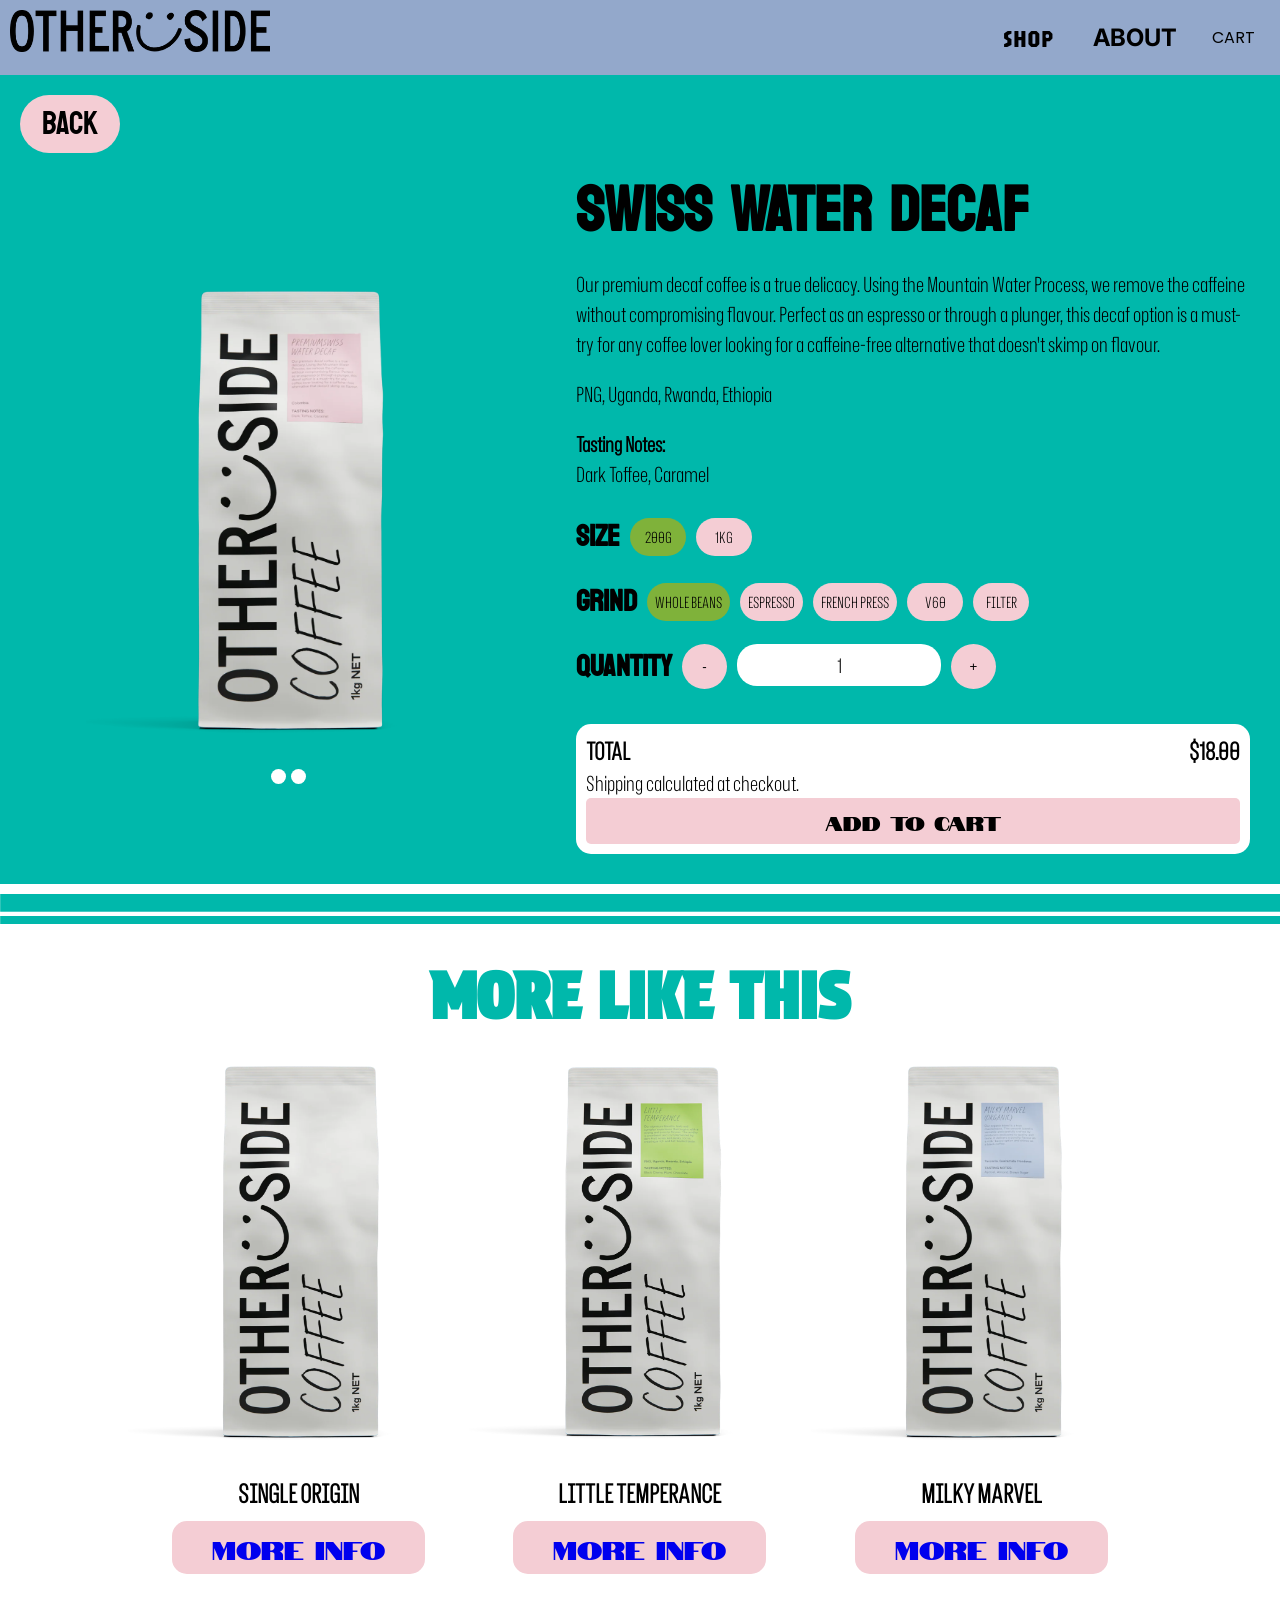
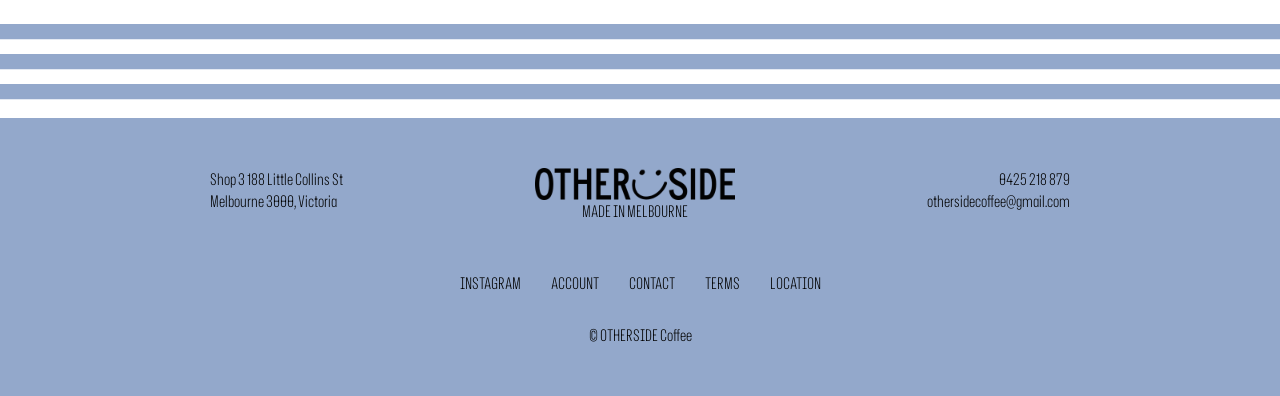
<file: product-page-two.html>
<!DOCTYPE html>
<html lang="en">
<head>
    <meta charset="UTF-8">
    <meta name="viewport" content="width=device-width, initial-scale=1.0">
    <title>Otherside Little Temperance</title>
    <link rel="stylesheet" href="style.css">
    <script src="script.js" defer></script>
</head>

<body>
    <nav>
        <figure>
            <a href="index.html">
                <img class="nav-logo" src="images/logo.avif" alt="Logo">
            </a>
        </figure>
        
        <div class="nav-buttons">
            <a class="nav-shop" href="product-list.html">
                <p>SHOP</p>
            </a>

            <h2 class="nav-about">ABOUT</h2>
            
            <div class="cart-wrapper" id="cartBtn">
                <a class="nav-cart" href="cart.html">
                    <p>CART</p>
                </a>

                <div class="hover-cart" id="hoverCart">
                    <div class="hover-container" id="hoverContainer"></div>

                    
                    <p id="emptyText" class="empty-text">YOUR CART IS EMPTY</p>
                    <button id="closeCart" class="close-cart">CONTINUE SHOPPING</button>
                </div>
            </div>
        </div>

        <div class="mobile-icons">
            <a class="nav-cart-icon" href="cart.html">
                <img src="images/cart_icon.png">
            </a>

            <a class="nav-menu-icon" href="mobile-menu.html">
                <img src="images/menu_icon.png">
            </a>
        </div>
    </nav>

    <header class="product-page-header">
        <a class="back-button" href="javascript:history.back()">BACK</a>
    </header>

    <main class="product-page-main" id="productContainer" data-product-id="two">
        <section class="product-hero">
            <div class="product-left">
                <img class="product-hero-image" src="images/swiss_water_decaf.webp">

                <div class="product-dots">
                    <div class="product-hero-dot"></div>
                    <div class="product-hero-dot"></div>
                </div>

            </div>

            <div class="mobile-product-lines">
                <img src="images/product_page_lines.png">
            </div>


            <div class="product-right">
                <h1>SWISS WATER DECAF</h1>

                <div class="product-description">
                    <p>
                        Our premium decaf coffee is a true delicacy. Using the Mountain Water Process, 
                        we remove the caffeine without compromising flavour. Perfect as an espresso 
                        or through a plunger, this decaf option is a must-try for any coffee lover 
                        looking for a caffeine-free alternative that doesn't skimp on flavour.
                    </p>

                    <p>PNG, Uganda, Rwanda, Ethiopia</p>

                    <p><strong>Tasting Notes:</strong><br>
                        Dark Toffee, Caramel
                    </p>
                </div>


                <div class="pick">
                    <div class="size-pick">
                        <h2>SIZE</h2>

                        <form class="selections">
                            <label>
                            <input type="radio" name="product-one-size" value="200G" checked>
                            200G
                            </label>

                            <label>
                            <input type="radio" name="product-one-size" value="1KG">
                            1KG
                            </label>
                        </form>

                    </div>

                    <div class="category-pick">
                        <h2>GRIND</h2>

                        <form class="selections">
                            <label>
                            <input type="radio" name="product-one-grind" value="WHOLE BEANS" checked>
                            WHOLE BEANS
                            </label>

                            <label>
                            <input type="radio" name="product-one-grind" value="ESPRESSO">
                            ESPRESSO
                            </label>

                            <label>
                            <input type="radio" name="product-one-grind" value="FRENCH PRESS">
                            FRENCH PRESS
                            </label>

                            <label>
                            <input type="radio" name="product-one-grind" value="V60">
                            V60
                            </label>

                            <label>
                            <input type="radio" name="product-one-grind" value="FILTER">
                            FILTER
                            </label>
                        </form>
                    </div>

                    <div class="quantity-pick">
                        <h2>QUANTITY</h2>
                        <div class="selections" id="productContainer">
                            <button class="product-one-minus">-</button>
                            <input class="product-one-quantity" type="number" value="1" min="1" id="productOneQuantity">
                            <button class="product-one-plus">+</button>
                        </div>

                    </div>
                </div>
                

                <div class="product-total">
                    <div class="price">
                        <h2>TOTAL</h2>
                        <h2>$18.00</h2>
                    </div>

                    <p>Shipping calculated at checkout.</p>
                    <button id="add-cart" class="add-cart-button">ADD TO CART</button>
                </div>
            </div>

        </section>
            
        <img class="lines-border" src="images/product_page_lines.png">
        
        <section class="recommended">
            <h1>MORE LIKE THIS</h1>

            <div class="recommended-gallery">
                <div class="recommended-product">
                    <figure>
                        <img class="recommended-image" src="images/single_origin_espresso.webp">
                    </figure>

                    <figcaption>
                        <h2>SINGLE ORIGIN</h2>
                        <a href="product-page-two.html">MORE INFO</a>
                    </figcaption>
                </div>
                
                <div class="recommended-product">
                    <figure>
                        <img class="recommended-image" src="images/little_temperance.webp">
                    </figure>

                    <figcaption>
                        <h2>LITTLE TEMPERANCE</h2>
                        <a href="product-page.html">MORE INFO</a>
                    </figcaption>

                </div>

                <div class="recommended-product">
                    <figure>
                        <img class="recommended-image" src="images/milky_marvel.webp">
                    </figure>

                    <figcaption>
                        <h2>MILKY MARVEL</h2>
                        <a href="product-page-two.html">MORE INFO</a>
                    </figcaption>

                </div>
            </div>
            
        </section>

        <img class="footer-lines-border" src="images/footer_lines.png">

    </main>
    
    <footer>
        <div class="footer-row-one">
            <div class="footer-left">
                <p>
                    Shop 3 188 Little Collins St <br>
                    Melbourne 3000, Victoria
                </p>
            </div>

            <div class="footer-center">
                <figure>
                    <img class="footer-image" src="images/logo.avif">
                </figure>

                <figcaption>
                    <p>MADE IN MELBOURNE</p>
                </figcaption>
            </div>

            <div class="footer-right">
                <p>
                    0425 218 879 <br>
                    othersidecoffee@gmail.com
                </p>
            </div>

        </div>

        <div class="footer-links">
            <p>INSTAGRAM</p>
            <p>ACCOUNT</p>
            <p>CONTACT</p>
            <p>TERMS</p>
            <p>LOCATION</p>
        </div>

        <p class="copyright">© OTHERSIDE Coffee</p>
    </footer>
</body>
</html>
</file>
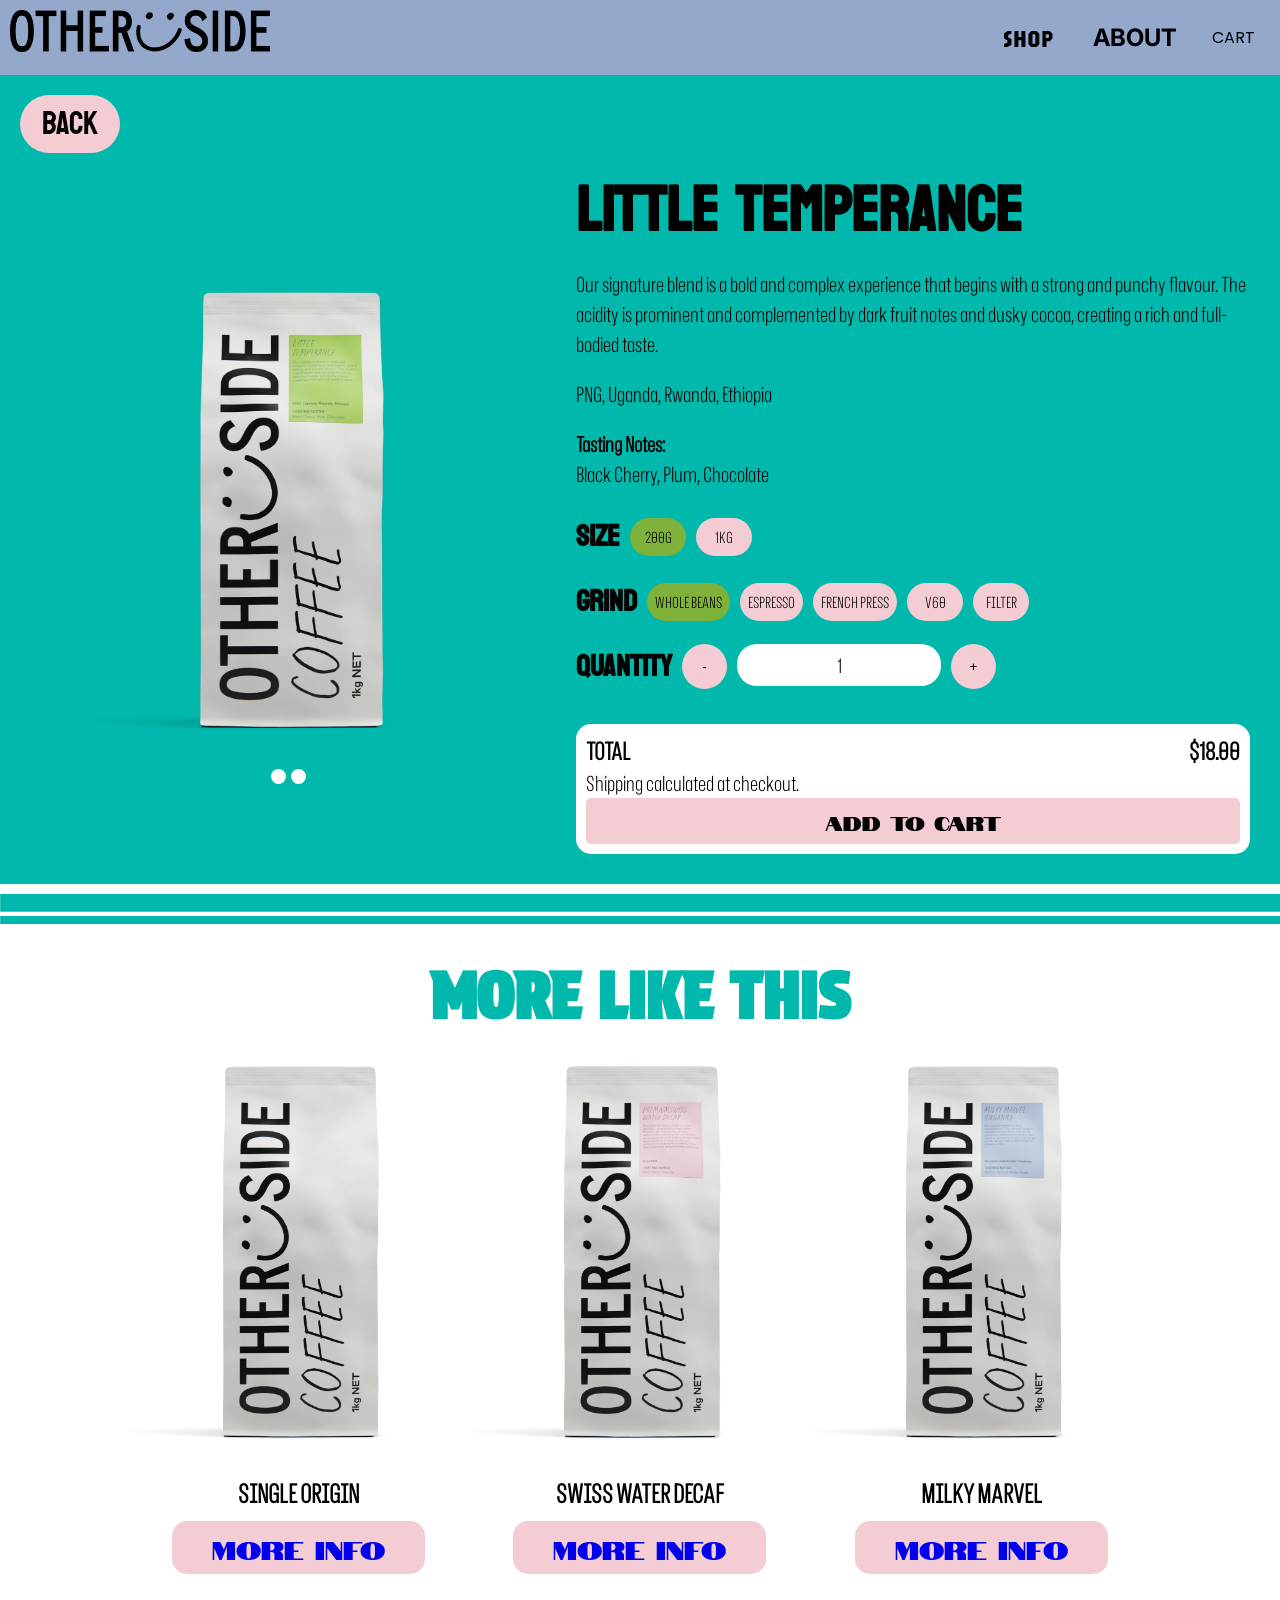
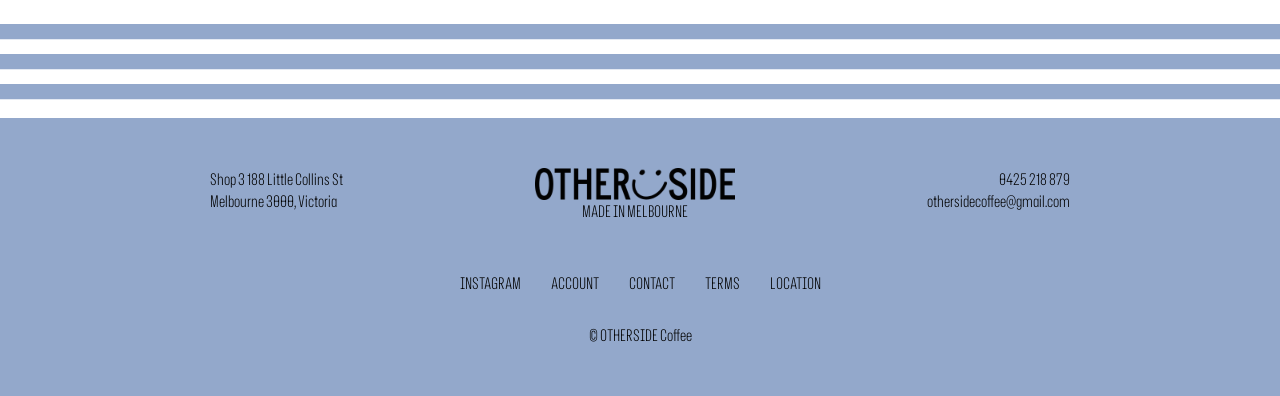
<file: product-page.html>
<!DOCTYPE html>
<html lang="en">
<head>
    <meta charset="UTF-8">
    <meta name="viewport" content="width=device-width, initial-scale=1.0">
    <title>Otherside Little Temperance</title>
    <link rel="stylesheet" href="style.css">
    <script src="script.js" defer></script>


</head>

<body>
    <nav>
        <figure>
            <a href="index.html">
                <img class="nav-logo" src="images/logo.avif" alt="Logo">
            </a>
        </figure>
        
        <div class="nav-buttons">
            <a class="nav-shop" href="product-list.html">
                <p>SHOP</p>
            </a>

            <h2 class="nav-about">ABOUT</h2>
            
            <div class="cart-wrapper" id="cartBtn">
                <a class="nav-cart" href="cart.html">
                    <p>CART</p>
                </a>

                <div class="hover-cart" id="hoverCart">
                    <div class="hover-container" id="hoverContainer"></div>

                    
                    <p id="emptyText" class="empty-text">YOUR CART IS EMPTY</p>
                    <button id="closeCart" class="close-cart">CONTINUE SHOPPING</button>
                </div>
            </div>
        </div>

        <div class="mobile-icons">
            <a class="nav-cart-icon" href="cart.html">
                <img src="images/cart_icon.png">
            </a>

            <a class="nav-menu-icon" href="mobile-menu.html">
                <img src="images/menu_icon.png">
            </a>
        </div>
    </nav>

    <header class="product-page-header">
        <a class="back-button" href="javascript:history.back()">BACK</a>
    </header>

    <main class="product-page-main" id="productContainer" data-product-id="one">
        <section class="product-hero">
            <div class="product-left">
                <img src="images/little_temperance.webp">

                <div class="product-dots">
                    <div class="product-hero-dot"></div>
                    <div class="product-hero-dot"></div>
                </div>

            </div>

            <div class="mobile-product-lines">
                <img src="images/product_page_lines.png">
            </div>


            <div class="product-right">
                <h1>LITTLE TEMPERANCE</h1>

                <div class="product-description">
                    <p>
                        Our signature blend is a bold and complex experience that begins with a 
                        strong and punchy flavour. The acidity is prominent and complemented by 
                        dark fruit notes and dusky cocoa, creating a rich and full-bodied taste.
                    </p>

                    <p>PNG, Uganda, Rwanda, Ethiopia</p>

                    <p><strong>Tasting Notes:</strong><br>
                        Black Cherry, Plum, Chocolate
                    </p>
                </div>


                <div class="pick">
                    <div class="size-pick">
                        <h2>SIZE</h2>

                        <form class="selections">
                            <label>
                            <input type="radio" name="product-one-size" value="200G" checked>
                            200G
                            </label>

                            <label>
                            <input type="radio" name="product-one-size" value="1KG">
                            1KG
                            </label>
                        </form>

                    </div>

                    <div class="category-pick">
                        <h2>GRIND</h2>

                        <form class="selections">
                            <label>
                            <input type="radio" name="product-one-grind" value="WHOLE BEANS" checked>
                            WHOLE BEANS
                            </label>

                            <label>
                            <input type="radio" name="product-one-grind" value="ESPRESSO">
                            ESPRESSO
                            </label>

                            <label>
                            <input type="radio" name="product-one-grind" value="FRENCH PRESS">
                            FRENCH PRESS
                            </label>

                            <label>
                            <input type="radio" name="product-one-grind" value="V60">
                            V60
                            </label>

                            <label>
                            <input type="radio" name="product-one-grind" value="FILTER">
                            FILTER
                            </label>
                        </form>
                    </div>

                    <div class="quantity-pick">
                        <h2>QUANTITY</h2>
                        <div class="selections" id="productContainer">
                            <button class="product-one-minus">-</button>
                            <input class="product-one-quantity" type="number" value="1" min="1" id="productOneQuantity">
                            <button class="product-one-plus">+</button>
                        </div>

                    </div>
                </div>
                

                <div class="product-total">
                    <div class="price">
                        <h2>TOTAL</h2>
                        <h2>$18.00</h2>
                    </div>

                    <p>Shipping calculated at checkout.</p>
                    <button id="add-cart" class="add-cart-button">ADD TO CART</button>
                </div>
            </div>

        </section>
            
        <img class="lines-border" src="images/product_page_lines.png">
        
        <section class="recommended">
            <h1>MORE LIKE THIS</h1>

            <div class="recommended-gallery">
                <div class="recommended-product">
                    <figure>
                        <img class="recommended-image" src="images/single_origin_espresso.webp">
                    </figure>

                    <figcaption>
                        <h2>SINGLE ORIGIN</h2>
                        <a href="product-page-two.html">MORE INFO</a>
                    </figcaption>
                </div>
                
                <div class="recommended-product">
                    <figure>
                        <img class="recommended-image" src="images/swiss_water_decaf.webp">
                    </figure>

                    <figcaption>
                        <h2>SWISS WATER DECAF</h2>
                        <a href="product-page-two.html">MORE INFO</a>
                    </figcaption>

                </div>

                <div class="recommended-product">
                    <figure>
                        <img class="recommended-image" src="images/milky_marvel.webp">
                    </figure>

                    <figcaption>
                        <h2>MILKY MARVEL</h2>
                        <a href="product-page-two.html">MORE INFO</a>
                    </figcaption>

                </div>
            </div>
            
        </section>

        <img class="footer-lines-border" src="images/footer_lines.png">

    </main>
    
    <footer>
        <div class="footer-row-one">
            <div class="footer-left">
                <p>
                    Shop 3 188 Little Collins St <br>
                    Melbourne 3000, Victoria
                </p>
            </div>

            <div class="footer-center">
                <figure>
                    <img class="footer-image" src="images/logo.avif">
                </figure>

                <figcaption>
                    <p>MADE IN MELBOURNE</p>
                </figcaption>
            </div>

            <div class="footer-right">
                <p>
                    0425 218 879 <br>
                    othersidecoffee@gmail.com
                </p>
            </div>

        </div>

        <div class="footer-links">
            <p>INSTAGRAM</p>
            <p>ACCOUNT</p>
            <p>CONTACT</p>
            <p>TERMS</p>
            <p>LOCATION</p>
        </div>

        <p class="copyright">© OTHERSIDE Coffee</p>
    </footer>
</body>
</html>
</file>
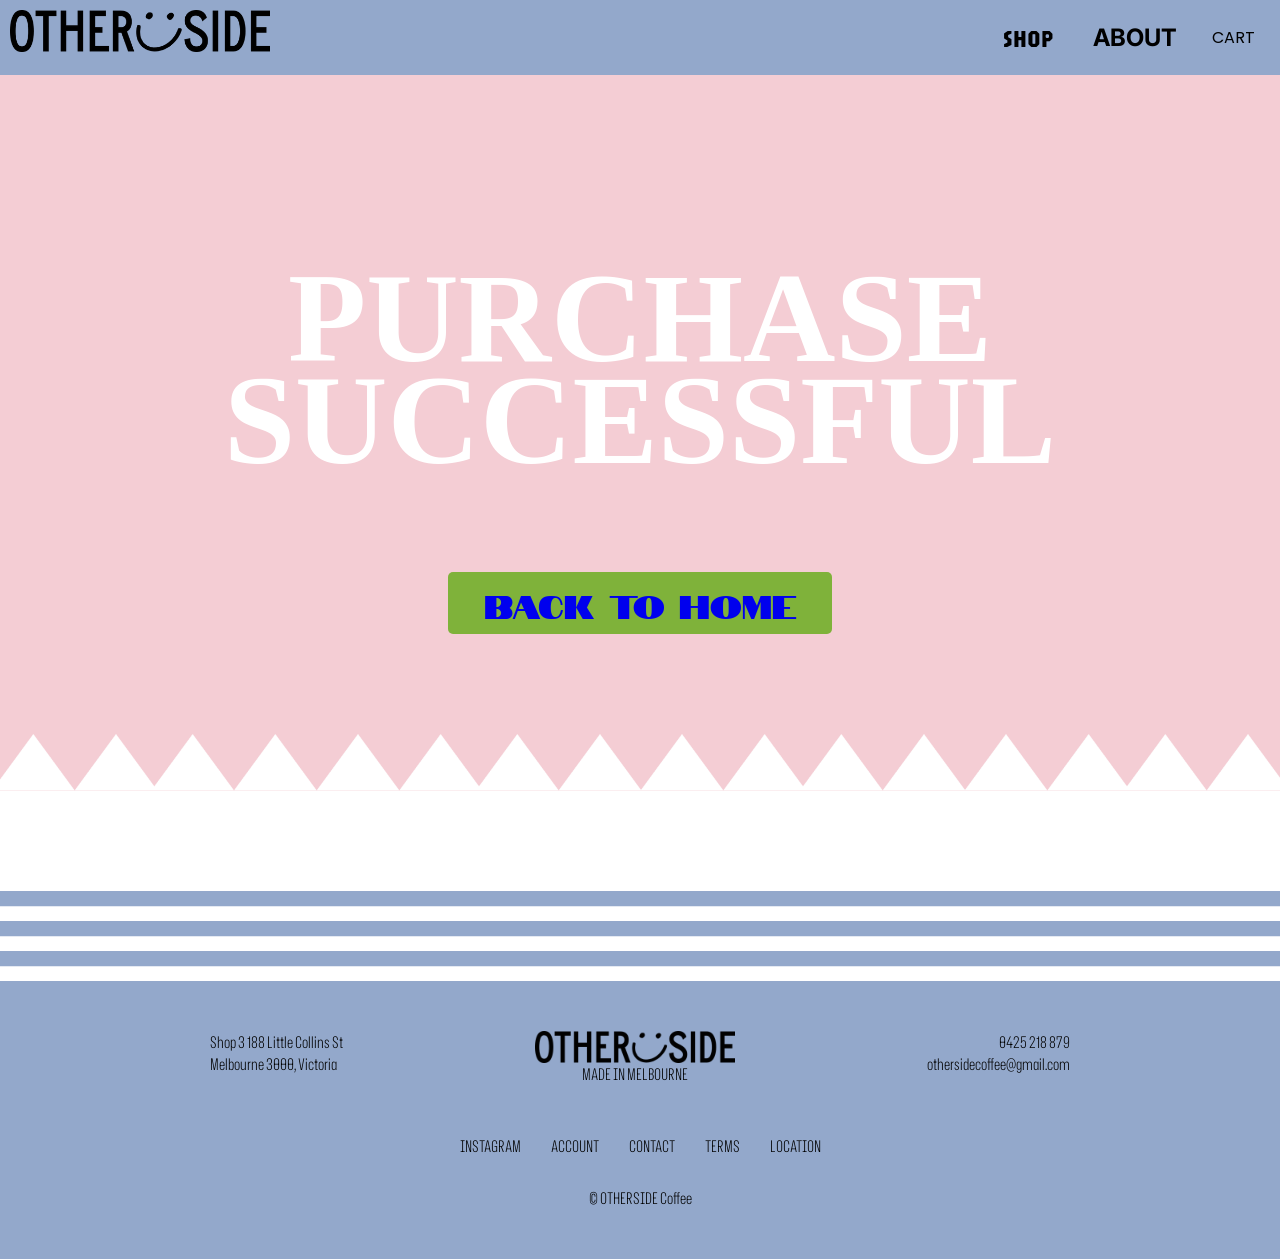
<file: purchase.html>
<!DOCTYPE html>
<html lang="en">
<head>
    <meta charset="UTF-8">
    <meta name="viewport" content="width=device-width, initial-scale=1.0">
    <title>Otherside Checkout</title>
    <link rel="stylesheet" href="style.css">

</head>
<body>
    <nav>
        <figure>
            <a href="index.html">
                <img class="nav-logo" src="images/logo.avif" alt="Logo">
            </a>
        </figure>
        
        <div class="nav-buttons">
            <a class="nav-shop" href="product-list.html">
                <p>SHOP</p>
            </a>

            <h2 class="nav-about">ABOUT</h2>
            
            <div class="cart-wrapper" id="cartBtn">
                <a class="nav-cart" href="cart.html">
                    <p>CART</p>
                </a>

                <div class="hover-cart" id="hoverCart">
                    <div class="hover-container" id="hoverContainer"></div>

                    
                    <p id="emptyText" class="empty-text">YOUR CART IS EMPTY</p>
                    <button id="closeCart" class="close-cart">CONTINUE SHOPPING</button>
                </div>
            </div>
        </div>

        <div class="mobile-icons">
            <a class="nav-cart-icon" href="cart.html">
                <img src="images/cart_icon.png">
            </a>

            <a class="nav-menu-icon" href="mobile-menu.html">
                <img src="images/menu_icon.png">
            </a>
        </div>
    </nav>

    <main class="purchase-main">
        <h1>PURCHASE<br>
            SUCCESSFUL</h1>
        
        <a class="return-button" href="index.html">BACK TO HOME</a>

        <img class="spike-border" src="images/white-spike.png"> 


        <div class="empty"></div>
        


        <img class="footer-lines-border" src="images/footer_lines.png">

    </main>


    <footer>
        <div class="footer-row-one">
            <div class="footer-left">
                <p>
                    Shop 3 188 Little Collins St <br>
                    Melbourne 3000, Victoria
                </p>
            </div>

            <div class="footer-center">
                <figure>
                    <img class="footer-image" src="images/logo.avif">
                </figure>

                <figcaption>
                    <p>MADE IN MELBOURNE</p>
                </figcaption>
            </div>

            <div class="footer-right">
                <p>
                    0425 218 879 <br>
                    othersidecoffee@gmail.com
                </p>
            </div>

        </div>

        <div class="footer-links">
            <p>INSTAGRAM</p>
            <p>ACCOUNT</p>
            <p>CONTACT</p>
            <p>TERMS</p>
            <p>LOCATION</p>
        </div>

        <p class="copyright">© OTHERSIDE Coffee</p>
    </footer>
    
</body>
</html>
</file>
<file: style.css>
/* Standardized colours across entire page */
:root {
    --green: #7FB23A;
    --pink: #F4CDD4;
    --blue: #93A8CB;
    --teal: #00B8AB;
    --white: #ffffff;
    --blac: #000000;
}

/* Fonts used across site */

@font-face {
    font-family: Jaro;
    src: url(fonts/Jaro/Jaro-Regular.ttf);
}

@font-face {
    font-family: Notable;
    src: url(fonts/Notable/Notable-Regular.ttf);
}

@font-face {
    font-family: Hubot Sans;
    src: url(fonts/Hubot_Sans/static/HubotSans_Condensed-Light.ttf);
}

@font-face {
    font-family: Gafata;
    src: url(fonts/Gafata/Gafata-Regular.ttf);
}

@font-face {
    font-family: Protest Strike;
    src: url(fonts/Protest_Strike/ProtestStrike-Regular.ttf);
}

@font-face {
    font-family: Inter;
    src: url(fonts/Inter/Inter-VariableFont_opsz,wght.ttf);
}

@font-face {
    font-family: Afacad;
    src: url(fonts/Afacad/Afacad-VariableFont_wght.ttf);
}

@font-face {
    font-family: Mohave;
    src: url(fonts/Mohave/Mohave-Bold.ttf);
}

/* Fonts used primarily for homepage title text */

@font-face {
    font-family: Patua One;
    src: url(fonts/Patua_One/PatuaOne-Regular.ttf);
}

@font-face {
    font-family: Phetsarath;
    src: url(fonts/Phetsarath/Phetsarath-Regular.ttf);
}

@font-face {
    font-family: Philosopher;
    src: url(fonts/Philosopher/Philosopher-Regular.ttf);
}

@font-face {
    font-family: Poppins;
    src: url(fonts/Poppins/Poppins-Regular.ttf);
}

@font-face {
    font-family: Port Lligat Slab;
    src: url(fonts/Port_Lligat_Slab/PortLligatSlab-Regular.ttf);
}

@font-face {
    font-family: Quintessential;
    src: url(fonts/Quintessential/Quintessential-Regular.ttf);
}

@font-face {
    font-family: Rum Raisin;
    src: url(fonts/Rum_Raisin/RumRaisin-Regular.ttf);
}

@font-face {
    font-family: Bungee;
    src: url(fonts/Bungee/Bungee-Regular.ttf);
}

@font-face {
    font-family: Koulen;
    src: url(fonts/Koulen/Koulen-Regular.ttf);
}


/* Resetting attributes of universal fields */
* {
    margin: 0;
}

a {
    text-decoration: none;
    cursor: pointer;
}

figure {
    margin: 0;
}

button {
    border: none;
    cursor: pointer;
}

input {
    border: none;
}

input::-webkit-outer-spin-button,
input::-webkit-inner-spin-button {
  -webkit-appearance: none;
  margin: 0;
}


/* Adding cursor hover interaction */

button:hover {
    background-color: var(--blue);
}

a:not(.product-box):hover {
    background-color: var(--blue);
}


/* ==================================================================== */
/* Universal navigation bar */

nav {
    position: relative;
    display: flex;
    justify-content: space-between;
    background-color: var(--blue);
    z-index: 3;
}

.nav-buttons {
    display: flex;
    align-items: center;
}

.nav-buttons a, a:visited {
    color: var(--black);
}

.nav-buttons a {
    display: flex;
    align-items: center;
    justify-content: center;

    height: 100%;
}

.nav-shop {
    font-family: Jaro;
    font-size: 150%;
    margin-right: 40px;
}

.nav-about {
    font-family: Inter;
    margin-right: 10px;
}

.nav-cart {
    font-family: Poppins;
    padding: 25px;
}

.nav-logo {
    margin: auto 0;
    margin-left: 2%;
    width: 50%;
    
    display: flex;
    justify-content: flex-start;
    margin: 10px;
}

.cart-wrapper {
    position: relative;
}

.hover-cart {
    display: none;
    position: absolute;
    top: 69px;
    right: 0px;
    width: 550px;
    background-color: var(--pink);
    color: var(--black);
    padding: 15px;
    border-radius: 15px 0 15px 15px;
    box-shadow: -20px 20px 20px rgba(0, 0, 0, 0.2);
    z-index: 10;
}

.empty-text {
    text-align: center;
    font-family: Koulen;
    font-size: 40px; 
    margin-top: 10px;
}

.close-cart {
    display: flex;
    font-family: Notable;
    font-size: 25px;
    background-color: var(--green);
    text-align: center;
    padding: 10px;
    margin: 0 auto;
    margin-bottom: 20px;
    border-radius: 10px;
}

.cart-wrapper:hover .nav-cart {
    background-color: #F4CDD4;
}


.hover-item {
    display: flex;
    margin-right: 0px;
    background-color: var(--white);
    border-radius: 15px;
    margin-bottom: 10px;
}

.hover-container-image-one {
    width: 30%;
    
    background-color: var(--green);
    border-radius: 15px 0 15px 0;
    margin-right: 10px;
}

.hover-cart-info {
    display: flex;
    flex-direction: column;
    align-items: flex-start;
    margin-right: 60px;
}

.hover-container h2 {
    font-family: Koulen;
    font-size: clamp(1rem, 10vw, 2rem);
}

.hover-container p {
    font-family: Hubot Sans;
    font-size: clamp(1rem, 10vw, 1.2rem);
    text-align: left;
}

.hover-cart-right {
    display: flex;
    flex-direction: column;
    align-items: flex-end;
    justify-content: space-between;
}

.hover-cart-right p {
    background-color: var(--teal);
    font-size: 30px;
    border-radius: 30px;
    text-align: center;
    padding: 8px;
    margin-bottom: 10px;
}

.hover-cart-right button {
    background: none;
    padding: 0px;
    width: 30px;
    height: 30px;
    margin-top: 15px;
}

.hover-cart-trash {
    width: 100%;
    
}


.hover-cart-quantity-pick {
    display: flex;
    background-color: var(--teal);
    border-radius: 30px;
    padding: 5px;
    gap: 10px;
    width: 200px;
    justify-content: center;
    margin-top: 50px;
    margin-bottom: 10px;
}

.hover-cart-quantity-pick button {
    border-radius: 30px;
    background-color: var(--pink);
    width: 50px;
    height: 50px;
}

.hover-cart-quantity-pick input {
    display: flex;
    font-family: Hubot Sans;
    font-size: 20px;
    background-color: var(--white);
    border-radius: 30px;
    width: 80px;
    
    text-align: center;
    align-items: center;
    justify-content: center;
}

.hover-cart-checkout {
    background-color: var(--green);
    font-family: Notable;
    font-size: 30px;
    padding: 10px;
    border-radius: 15px;
    margin-top: 10px;

}


.mobile-icons {
    display: none;
}

.nav-cart-icon {
    display: none;
}

.nav-menu-icon {
    display: none;
}

.exit-icon {
    display: none;
}

/* title header */

header {
    background-color: var(--green);
    margin-top: 0vw;
    display: flex;
    flex-direction: column;
    justify-content: center; 
}

.three-blocks {
    width: 95%;
    
    position: absolute;
    margin-inline: auto;
    left: 50%;
    transform: translateX(-50%);
    margin-top: 30px;
}

.small-logo {
    width: 10%;
    
    position: relative;
    margin-top: 7vw;
    left: 50%;
    transform: translateX(-50%);

}

.title {
    position: relative;
    display: flex;
    flex-direction: column;
    width: fit-content;
    margin: 0 auto;

}

.logo-title {
    display: flex;
    justify-content: center;
    flex-wrap: wrap;
    
    font-size: clamp(4rem, 20vw, 20rem);    
    line-height: 1;
    margin-top: 1rem;
    color: var(--white);
}


/* ============================================================================ */
/* Title various fonts */

.o-1 {
    font-family: Patua One;
}

.t-1 {
    font-family: Philosopher;
}

.h-1 {
    font-family: Port Lligat Slab;
}

.e-1 {
    font-family: Phosphate;
}

.r-1 {
    font-family: Philosopher;
}

.s-1 {
    font-family: Rum Raisin;
}

.i-1 {
    font-family: Phetsarath;
}

.d-1 {
    font-family: Quintessential;
}

.e2-1 {
    font-family: Poppins;
}

/* ============================================================================ */


.title h2 {
    display: flex;
    font-size: 6vw;
    justify-content: right;
    margin-bottom: 8vw;
    font-family: Jaro;
    color: var(--white);

}

.shop-button {
    font-size: clamp(1.5rem, 3vw, 3rem);
    color: var(--black);
    background-color: var(--pink);
    display: flex;
    position: absolute;
    align-items: center;
    justify-content: center;
    padding-top: 1%;
    padding-bottom: 1%;
    padding-right: 2%;
    padding-left: 2%;
    font-family: Notable;
    z-index: 2;
    top: 80%;
    left: 26%;
}

.coffee-products {
    width: 95%;
    
    position: absolute;
    top: 65%;
    z-index: 1;
    left: 50%;
    transform: translateX(-50%);
}

.checker-border {
    width: 100%;
    
}

/* description */

.description {
    display: flex;
    margin-top: 6vw;
    justify-content: space-between;
    align-items: center;
}

.block-one {
    width: 14%;
    
}

.block-two {
    width: 8%;
    
}

.description p {
    text-align: left;
    font-size: clamp(0.8rem ,1.9vw, 3rem);
    color: white;
    background-color: var(--green);
    max-width: 40vw;
    margin-top: 0px;
    font-family: Afacad;
    border-radius: 25px;
    padding: 3% 6%;
}

.spike-border {
    width: 100%;
}

/* section one */

.section-one {
    background-color: var(--teal);
    display: flex;
    flex-direction: column;
    margin-top: 4vw;
}

.section-one h2 {
    padding-top: 2vw;
    color: white;
    font-size: 5vw;
    font-family: Protest Strike;
}

.section-one div {
    display: flex;
    justify-content: center;
    align-items: center;
}

.blend-subtitle {
    text-align: center;
    gap: 20px;
}

.blend-title h2 {
    position:absolute;
    font-size: 20vw;
}

.title-dot {
    height: 25px;
    width: 25px;
    background-color: var(--white);
    border-radius: 50%;
    margin-top: 25px;
}

.blend-description {
    display: flex;
    flex-direction: row;
    justify-content: space-evenly;
    gap: 2vw;
}

.box-one {
    background-color: var(--pink);
    width: 150px;
    height: 300px;
    border-radius: 12px;
    transform: translateY(-40px);

}

.box-two {
    background-color: var(--pink);
    width: 100px;
    height: 270px;
    border-radius: 12px;
    transform: translateY(60px);
}

.box-three {
    background-color: var(--pink);
    width: 100px;
    height: 190px;
    border-radius: 12px;
    transform: translateY(-60px);
}

.box-four {
    background-color: var(--pink);
    width: 150px;
    height: 300px;
    border-radius: 12px;
    transform: translateY(-60px);
}

.blend-description p {
    width: 46vw;
    display: flex;
    text-align: center;
    
    font-size: clamp(0.8rem, 1.5vw, 180%);
    padding: 4vw 6vw;
    margin-top: 10px;
    
    font-family: Hubot Sans;
    border-radius: 12px;
    background-color: var(--pink);
}



.blend-one {
    left: 7%;
    transform: rotate(-20deg);
    top: 223%;
    z-index: 3;
    filter: drop-shadow(0px 10px 10px rgba(0, 0, 0, 0.5));
}

.blend-two {
    left: 23%;
    transform: rotate(3deg);
    top: 210%;
    z-index: 3;
    filter: drop-shadow(0px 10px 10px rgba(0, 0, 0, 0.5));
}

.blend-three {
    left: 36%;
    transform: rotate(-10deg);
    top: 220%;
    z-index: 3;
    filter: drop-shadow(0px 10px 10px rgba(0, 0, 0, 0.5));
}

.blend-four {
    left: 50%;
    transform: rotate(5deg);
    top: 212%;
    z-index: 3;
    filter: drop-shadow(0px 10px 10px rgba(0, 0, 0, 0.5));
}

.blend-five {
    left: 65%;
    transform: rotate(3deg);
    top: 230%;
    z-index: 3;
    filter: drop-shadow(0px 10px 10px rgba(0, 0, 0, 0.5));
}

.blend-six {
    left: 80%;
    transform: rotate(-30deg);
    top: 220%;
    z-index: 3;
    filter: drop-shadow(0px 10px 10px rgba(0, 0, 0, 0.5));
}


/* Blend image gallery */

.gallery {
    display: flex;
    margin-top: 10vw;
    justify-content: center;
    gap: 30px;
    position:relative;
}

.gallery-one {
    width: 60%;
    
    z-index: 2
}

.gallery-two {
    width: 80%;
    
    z-index: 2
}

.gallery-three {
    width: 100%;
    
    z-index: 2
}

.gallery-four {
    width: 80%;
    
    z-index: 2
}

.gallery-five {
    width: 60%;
    
    z-index: 2;
}

.gallery-square {
    background-color: var(--white);
    width: 72%;
    height: 55%;
    position: absolute;
    top: 18%;
    z-index: 1;
}

.gallery-dot {
    display: flex;
    gap: 1vw;
}

.dot {
    height: 15px;
    width: 15px;
    background-color: var(--white);
    border-radius: 50%;
}

.gallery-caption {
    text-align: center;
    font-family: Mohave;
    font-size: clamp(1.5rem, 3vw, 3rem);
    margin-top: 20px;
    color: var(--black);
}

.gallery-button {
    display: flex;
    text-align: center;
    justify-content: center;
    font-family: Notable;
    background-color: var(--pink);
    padding: 10px;
    font-size: clamp(1rem, 2vw, 2rem);
    border-radius: 15px;
    padding-bottom: 20px;
}

.gallery-move-buttons img {
    width: 5%;
    
    margin: 20px;
}

.lines-border {
    width: 100%;
    
}


/* subscription section */

.section-two {
    background-color: var(--pink);
    padding-bottom: 20px;
}

.subscription-box-one {
    width: 90%;
    position: absolute;
    transform: translateY(10%);
    left: 5%;
    z-index: 1;
}

.subscription-box-two {
    width: 90%;
    position: absolute;
    left: 7%;
    transform: translateY(60%);
}

.subscription-title {
    font-size: clamp(5.3rem, 15vw, 15rem);
    color: var(--white);
    font-family: Protest Strike;
    max-width: 58rem;
    margin: 0 auto;
    letter-spacing: -20px;
    z-index: 2;
    position: relative;
    transform: translateX(6%);

}

.subscription-title span {
    display: inline-block;
    margin-top: 20px;
}

.u-2 {
    transform: translateY(40px);
}

.s2-2 {
    transform: translateY(-20px);
}

.c-2 {
    transform: translateY(20px);
}

.r-2 {
    transform: translateY(-25px);
}

.i-2 {
    transform: translateY(-70px);
}

.p-2 {
    transform: translateY(-50px);
}

.t-2 {
    transform: translateY(-70px);
}

.i2-2 {
    transform: translateY(-100px);
}

.o-2 {
    transform: translateY(-80px);
}

.n-2 {
    transform: translateY(-60px);
}

.bottom-row {
    transform: translateX(60px);
}

.mobile-subscription-box-one {
    display: none;
}

.mobile-subscription-box-two {
    display: none;
}

.subscription-desc {
    background-color: var(--white);
    display: flex;
    justify-content: center;
}

.subscription-desc p {
    font-family: Hubot Sans;
    font-size: clamp(0.8rem, 2vw, 1.8rem);
    text-align: center;
    padding-top: 2%;
    padding-bottom: 2%;
    max-width: 46%;
}

.bar {
    background-color: var(--white);
    width: 100%;
    height: 20px;
    margin-top: 15px;
}

.subscription-explanation {
    margin-bottom: 20px;
    display: flex;
    gap: 10px;
    justify-content: center;
}

.subscription-left {
    display: flex;
    position:relative;
    flex-direction: column;
    width: 30%;
    z-index: 2;
}

.subscription-left h2 {
    color: var(--teal);
    font-family: Protest Strike;
    font-size: clamp(2rem, 5vw, 4rem);
    margin-top: 2rem;
}

.subscription-left p {
    background-color: var(--white);
    font-family: Hubot Sans;
    font-size: clamp(0.9rem, 3vw, 1.5rem);
    border-radius: 15px;
    width: 80%;
    padding: 15px;
}

.mobile-subscription-lines-left {
    display: none;
}

.triple-lines-one {
    position: absolute;
    width: 24%;
    height: 8%;
    transform: translateY(150px);
    left: 0px;
    z-index: 1
}

.small-bar {
    background-color: var(--white);
    border-radius: 15px;
    margin-top: 10px;
}

.subscription-right {
    display: flex;
    position: relative;
    flex-direction: column;
    justify-content: end;
    width: 30%;
    align-items: flex-end;
    margin-top: 100px;
    z-index: 2;
}

.subscription-right h2 {
    color: var(--teal);
    font-family: Protest Strike;
    font-size: clamp(2rem, 5vw, 4rem);
    margin-top: 2rem;
}

.subscription-right p {
    background-color: var(--white);
    font-family: Hubot Sans;
    font-size: clamp(0.9rem, 3vw, 1.5rem);
    border-radius: 15px;
    padding: 15px;
}

.triple-lines-two {
    position: absolute;
    width: 54%;
    transform: translateY(320px);
    left: 0px;
    height: 8%;
}

.mobile-subscription-lines-right {
    display: none;
}

.white-spikes-border {
    width: 100%;
    
}

/* find us at section */

.section-three-title {
    color: var(--green);
    font-family: Protest Strike;
    font-size: clamp(5rem, 10vw, 11rem);
    max-width: 30%;
    line-height: clamp(4rem, 10vw, 9rem);
    margin-top: 3%;
    margin-left: 8%;
    margin-bottom: 18px;
}

.address-subtitle {
    background-color: var(--green);
    font-family: Protest Strike;
    padding-top: 15px;
    padding-bottom: 15px;
    text-align: center;
    font-size: clamp(1.2rem, 3vw , 3rem);
    margin-bottom: 30px;
}

.balls-left {
    position: absolute;
    width: 10%;
    
    left: 50px;
    transform: translateY(-18%);
}

.balls-right {
    position: absolute;
    width: 10%;
    
    right: 13%;
    transform: translateY(90px);
}

.schedule {
    background-color: var(--green);
    border-radius: 15px;
    display: flex;
    margin: 0 auto;
    max-width: 45%;
    justify-content: space-between;
    padding: 20px;
}

.schedule p {
    font-family: Hubot Sans;
    font-size: clamp(1rem, 4vw, 3rem); 
}




/* ========================================================= */
/* footer */

.footer-lines-border {
    width: 100%;
    
    margin-top: 50px;
}

footer {
    background-color: var(--blue);
    font-family: Hubot Sans;
    font-size: clamp(0.1rem, 10vw, 1rem);
}

.footer-row-one {
    display: flex;
    justify-content: center;
    padding-bottom: 50px;
    gap: 15%;
    padding-top: 50px;
}

.footer-center figure {
    display: flex;
    justify-content: center;
}

.footer-center img {
    width: clamp(200px, 1vw, 300px);
    
}

.footer-center figcaption {
    display: flex;
    justify-content: center;
}

.footer-image {
    width: 20%;
    
    align-items: center;
}

.footer-links {
    display: flex;
    gap: 30px;
    justify-content: center;
    padding-bottom: 30px;
    font-size: clamp(0.1rem, 8vw, 1rem);
}

.footer-right {
    text-align: right;
}

.copyright {
    display: flex;
    justify-content: center;
    padding-bottom: 50px;
}






/* ============================================================================ */
/* shop list */

.product-list-header h1 {
    color: var(--white);
}

.product-list-header h2 {
    color: var(--white);
}

.back-button {
    color: var(--black);
    background-color: var(--pink);
    border-radius: 30px;
    margin-top: 20px;
    margin-left: 20px;
    width: 100px;
    font-family: Koulen;
    font-size: 2rem;
    text-align: center;
}

.shop-title {
    font-family: Protest Strike;
    text-align: center;
    font-size: clamp(6rem, 20vw, 12rem);
    z-index: 2;
    margin-top: 4%;
}

.shop-header-image {
    position: absolute;
    width: 50%;
    z-index: 1;
    left: 50%;
    transform: translateX(-50%);
    top: 50px;
}

.category {
    display:flex;
    gap: 40px;
    margin: 0 auto;
    margin-top: 40px;
    margin-bottom: 40px;
    z-index: 2;

}

.category h2 {
    width: clamp(7rem, 27vw, 24rem);
    font-size: clamp(0.8rem, 3vw, 3rem);
    text-align: center;
    border-radius: 50px;
    padding-top: 10px;
    padding-bottom: 10px;
}

.category-button-one {
    font-family: Jaro;
    background-color: var(--pink);
}

.category-button-two {
    font-family: Bungee;
    background-color: var(--teal);
}

.category-button-three {
    font-family: Inter;
    background-color: var(--teal);

}

.products {
    margin: 100px;
    display: grid;
    grid-template-columns: repeat(3, 1fr); 
    row-gap: 10px;
    column-gap: 7%;
}

.product-box h2 {
    font-family: Koulen;
    text-align: center;
    font-size: clamp(0.6rem, 3vw, 2rem);
}

.product-box figcaption {
    background-color: var(--teal);
    border-radius: 50px;
    padding-bottom: 10px;
    justify-content: center;
    width: 90%;
    margin: 0 auto;
    transform: translateY(-15px);
}

.product-image {
    width: 100%;
    
    background-color: var(--green);
    border-radius: 20px;
    margin-top: 30px;
}

.price-tag {
    background-color: var(--white);
    margin-bottom: 10px;
    border-radius: 15px;
    font-family: Inter;
    text-align: center;
    font-size: clamp(0.2rem, 3vw, 1.3rem);
    width: 80%;
    margin: 0 auto;
}

.list-subtitle-dots {
    display: flex;
    justify-content: space-between;
}

.list-dot {
    background-color: var(--teal);
    border-radius: 50%;
    width: 25px;
    height: 25px;
}



/* ============================================================================ */
/* product page */

.product-page-header {
    background-color: var(--teal);
}

.product-hero {
    background-color: var(--teal);
    display: flex;
}

.product-right {
    max-width: 55%;
}

.product-left {
    display: flex;
    flex-direction: column;
    justify-content: center;
}

.product-dots {
    display: flex;
    gap: 5px;
    margin: 0 auto;
}

/* hidden from desktop */
.mobile-product-lines img {
    display: none;
}

.product-hero-dot {
    background-color: var(--white);
    width: 15px;
    height: 15px;
    border-radius: 25px;
}

.product-hero img {
    width: 70%;
    
    margin: 0 auto;
}

.product-hero h1 {
    font-family: Koulen;
    font-size: clamp(2rem, 10vw, 4rem);
}

.product-description p {
    margin-right: 30px;
    margin-bottom: 20px;
}

.product-hero p {
    font-family: Hubot Sans;
    font-size: clamp(0.8rem, 3.5vw, 1.3rem);
}

.pick h2 {
    font-family: Koulen;
    font-size: 30px;
}

.pick label {
    background-color: var(--pink);
    border-radius: 25px;
    padding: 8px;
    font-size: clamp(0.8rem, 1.2vw, 1.4rem);
    min-width: 40px;
    text-align: center;
    font-family: Hubot Sans;
    cursor: pointer;
}

.pick label:hover {
    background-color: var(--blue);
}

input[type="radio"] {
    display: none;
}

label:has(input[type="radio"]:checked) {
    background-color: var(--green);
}

.selections {
    display: flex;
    gap: 10px;
}

.size-pick {
    display: flex;
    align-items: center;
    gap: 10px;
    margin-top: 10px;
}

.category-pick {
    display: flex;
    align-items: center;
    gap: 10px;
    margin-top: 10px;
}

.quantity-pick {
    display: flex;
    align-items: center;
    gap: 10px;
    margin-top: 10px;
}

.quantity-pick h3 {
    align-items: center;
    display: flex;
    justify-content: center;
}

.product-one-minus {
    border-radius: 50px;
    background-color: var(--pink);
    width: 45px;
    height: 45px;
}

.product-one-quantity {
    justify-content: center;
    display: flex;
    align-items: center;
    background-color: var(--white);
    width: 200px;
    height: 40px;
    border-radius: 20px;
    font-family: Hubot Sans;
    font-size: 20px;
    text-align: center;
}

.product-one-plus {
    border-radius: 50px;
    background-color: var(--pink);
    width: 45px;
    height: 45px;
}

.product-total {
    background-color: var(--white);
    border-radius: 15px;
    padding: 10px;
    margin-right: 30px;
    margin-top: 30px;
    margin-bottom: 30px;
}

.product-total h2 {
    font-family: Hubot Sans;
}

.add-cart-button {
    background-color: var(--pink);
    border-radius: 5px;
    font-family: Notable;
    text-align: center;
    padding: 10px;
    width: 100%;
    font-size: 20px;
}

.price {
    display: flex;
    justify-content: space-between;
}

.recommended h1 {
    color: var(--teal);
    font-family: Protest Strike;
    font-size: clamp(2rem, 10vw, 4rem);
    text-align: center;
    margin-top: 30px;
}

.recommended-product figcaption {
    display: flex;
    flex-direction: column;
    align-items: center;
}

.recommended-gallery {
    display: flex;
    max-width: 80%;
    margin: 0 auto;
}

.recommended-image {
    width: 100%;
    
}

.recommended-product h2 {
    font-family: Hubot Sans;
    font-size: clamp(0.8rem, 2vw, 2rem);
    margin-bottom: 10px;
    text-align: center;
}

.recommended-product a {
    font-size: clamp(0.7rem, 2vw, 2rem);
    background-color: var(--pink);
    font-family: Notable;
    border-radius: 15px;
    padding-right: 40px;
    padding-left: 40px;
    padding-top: 10px;
    padding-bottom: 10px;
}


/* ============================================================================ */
/* cart page */

.cart-page-header {
    background-color: var(--pink);
    padding-bottom: 50px;
}

.cart-page-header .back-button {
    background-color: var(--teal);
}

.cart-title {
    color: var(--white);
    text-align: center;
    font-family: Phosphate;
    font-size: clamp(4.5rem, 10vw , 12rem);
    letter-spacing: 20%;
}

.header-line {
    background-color: var(--teal);
    width: 50%;
    height: 20px;
    margin: 0 auto;
}

.empty-cart {
    font-family: Koulen;
    text-align: center;
    font-size: clamp(2rem, 5vw, 4rem);
    margin-top: 30px;
}

.cart-continue {
    font-family: Notable;
    font-size: clamp(1.2rem, 3vw, 2rem);
    background-color: var(--green);
    border-radius: 5px;
    padding: 10px;
    display: flex;
    justify-content: center;
}

.cart-section {
    background-color: var(--pink);
    margin: 40px;
    border-radius: 30px;
    padding: 20px;
}

.cart-row {
    display: flex;
}

.cart-image {
    width: 20%;
    
}

.cart-row-info {
    display: flex;
}

.cart-row-info h2 {
    font-family: Koulen;
    font-size: clamp(1rem, 4vw, 3rem);
    margin-top: 15px;
}

.cart-row-info p {
    font-family: Hubot Sans;
    font-size: clamp(0.6rem, 3.3vw, 1.4rem);
}

.cart-quantity-pick {
    display: flex;
    background-color: var(--teal);
    border-radius: 30px;
    padding: 5px;
    gap: 20px;
    width: 250px;
    justify-content: center;
    margin-top: 20px;
}

.cart-quantity-pick button {
    border-radius: 30px;
    background-color: var(--pink);
    width: 50px;
    height: 50px;
}

.cart-quantity-pick input {
    display: flex;
    font-family: Hubot Sans;
    font-size: clamp(0.9rem, 2vw, 1.5rem);
    background-color: var(--white);
    border-radius: 30px;
    width: 100px;
    
    text-align: center;
    align-items: center;
    justify-content: center;
}

.cart-row-middle {
    display: flex;
    flex-direction: column;

}

.cart-row-right {
    display: flex;
    flex-direction: column;
    align-items: flex-end;
    justify-content: space-between;
    padding-top: 20px;
    padding-bottom: 40px;
    margin-right: 20px;
}

.cart-row-right p {
    font-family: Hubot Sans;
    font-size: clamp(1rem, 3vw, 2rem);
    background-color: var(--teal);
    border-radius: 30px;
    text-align: center;
    width: 100px;
}

.cart-row-right button {
    background: none;
    padding: 0px;
    width: 40px;
    height: 40px;
}

.cart-trash {
    width: 100%;
    
}

.cart-checkout {
    background-color: var(--white);
    margin-top: 10vw;
    border-radius: 10px;
    padding: 20px;
}

.cart-checkout p {
    font-family: Hubot Sans;
    font-size: clamp(1.1rem, 3vw, 1.5rem);
}

.cart-price {
    display: flex;
    justify-content: space-between;
}

.cart-checkout a {
    display: flex;
    font-family: Notable;
    font-size: clamp(0.4rem, 6vw, 3rem);
    text-align: center;
    background-color: var(--green);
    width: 400px;
    
    border-radius: 15px;
    padding-left: 20px;
    padding-right: 20px;
    padding-bottom: 10px;
    justify-content: center;
    margin: 0 auto;
}









/* ============================================================================ */
/* checkout page */

.checkout-header {
    background-color: var(--pink);
    padding-bottom: 50px;
}

.checkout-header .back-button {
    background-color: var(--teal);
}

.checkout-title {
    color: var(--white);
    text-align: center;
    font-family: Phosphate;
    font-size: clamp(4rem, 12vw, 12rem);
    letter-spacing: 10%;
}

.checkout-section {
    display: flex;
    margin-top: 50px;
    gap: 20px;
    margin: 30px;

}

.checkout-summary {
    background-color: var(--pink);
    border-radius: 15px;
    padding: 15px;
    height:fit-content;
}

.checkout-summary h2 {
    font-family: Koulen;
    font-size: 2rem;
}


.checkout-row {
    background-color: var(--pink);
    border-radius: 15px;
    padding: 15px;
    width: 775px;
    margin-bottom: 10px;
}

.checkout-row label[for="email"] {
    font-family: Koulen;
    font-size: clamp(1rem, 4vw, 2rem);
}

.checkout-row label[for="check"] {
    font-family: Inter;
    font-size: clamp(0.2rem, 3vw, 1rem);
}

.checkout-row input[type="text"] {
    font-size: clamp(0.8rem, 1vw, 1rem);
    width: 400px;
    height: 40px;
    border-radius: 15px;
}

.checkout-row p {
    font-family: Notable;
    font-size: clamp(1.05rem, 2vw, 2rem);
    background-color: var(--green);
    display: inline-block;
    padding-left: 100px;
    padding-right: 100px;
    padding-bottom: 5px;
    border-radius: 5px;
    margin-top: 10px;
    width: 575px;
    text-align: center;
}

.checkout-row h2 {
    font-family: Koulen;
    font-size: clamp(1rem, 4vw, 2rem);
}

.summary-row {
    display: flex;
}

.summary-row-info {
    display: flex;
}

.summary-image {
    width: 25%;
    height: 100%;
}

.summary-row-middle p {
    font-family: Hubot Sans;
}

.summary-row-right {
    display: flex;
    flex-direction: column;
    align-items: flex-end;
    justify-content: space-between;

}

.summary-row-right p {
    font-family: Hubot Sans;
    font-size: clamp(0.8rem, 3vw, 1rem);
    text-align: center;
    margin-bottom: 30px;
}

.summary-row-right button {
    background: none;
    padding: 0px;
    width: 30px;
    height: 30px;
    margin-top: 12px;
}

.summary-trash {
    width: 100%;
    
}

.purchase-section {
    display: flex;
    flex-direction: column;
}

.purchase-info {
    display: flex;
    margin-top: 20px;
}

.purchase-left {
    font-family: Hubot Sans;
    font-size: clamp(0.8rem, 1.2vw, 1.2rem);
}

.purchase-right {
    font-family: Hubot Sans;
    font-size: clamp(0.8rem, 1.2vw, 1.2rem);
    align-items: center;
    margin-left: auto;
}

.purchase-info h3 {
    margin-top: 10px;
}

.purchase-section a {
    font-family: Notable;
    font-size: 2rem;
    background-color: var(--green);
    padding-left: 30px;
    padding-right: 30px;
    padding-bottom: 10px;
    border-radius: 10px;
    text-align: center;
    justify-content: flex-end;
}


/* ============================================================================ */
/* purchase page */

.purchase-main {
    background-color: var(--pink);
    display: flex;
    flex-direction: column;
}

.purchase-main h1 {
    font-family: Phosphate;
    font-size: 8rem;
    line-height: 80%;
    text-align: center;
    color: var(--white);
    padding-top: 15%;
    margin-bottom: 100px;
}

.empty {
    background-color: var(--white);
    width: auto;
    height: 100px;
}

.purchase-main .spike-border {
    margin-top: 100px;
}

.purchase-main img {
    margin: 0px;
}

.return-button {
    width: 30%;
    margin-top: 20%;
    margin-bottom: 20%;
    border-radius: 5px;
    background-color: var(--green);
    font-family: Notable;
    font-size: 2rem;
    text-align: center;
    margin: 0 auto;
    padding-top: 10px;
    padding-bottom: 10px;
}

/* ============================================================================================= */
/* mobile adjustments */

@media (max-width: 768px) {
    
    .cart-main {
        flex: 1;
    }

    body {
        display: flex;
        flex-direction: column;
        margin: 0;
    }

    html, body {
        height: 100%;
    }

    /* ============================================================================ */
    /* media nav */
    nav {
        gap: 0px;
    }

    .nav-logo {
        width: 200px;
    }
    
    .nav-icons {
        display: block;
    }

    .nav-buttons {
        display: none;
    }

    .mobile-icons {
        display: flex;
        gap: 15px;
        align-items: center;
    }
    .nav-cart-icon {
        display: flex;
    }

    .nav-menu-icon {
        display: flex;

    }

    .nav-cart-icon img {
        max-width: 40%;
        max-height: 40%;
        transform: translateX(70px);
    }

    .nav-menu-icon img {
        max-width: 35%;
        max-height: 35%;
        transform: translateX(35px);

    }


    /* ============================================================================ */
    /* mobile home page */

    .small-logo {
        display: none;
    }

    .coffee-products {
        display: none;
    }

    .title {
        margin-top: 60px;
    }

    .shop-button {
        display: flex;
        position: relative;
        justify-content: center;
        color: black;
        max-width: 45%;
        position: absolute;
        top:27%;
    }

    .description p {
        display: flex;
        justify-content: center;
        text-align: center;
        margin: 0 auto;
        max-width: 60%;
    }

    .block-one {
        display: none;
    }

    .block-two {
        display: none;
    }

    .bar {
        display: none!important;    }

    .blend-title {
            overflow: hidden;
    }

    .blend-title h2 {
        top: 52%;
        position:absolute;
        filter: drop-shadow(0px 0px 0px);
    }

    .blend-one {
        transform: translateY(40px) rotate(-20deg);
    }

    .blend-two {
        transform: rotate(3deg);
    }

    .blend-three {
        transform: translateY(30px) rotate(-10deg);
    }

    .blend-four {
        transform: translateY(10px) rotate(5deg);
    }

    .blend-five {
        transform: translateY(45px) rotate(3deg);
    }

    .blend-six {
        transform: translateY(10px) rotate(-30deg);
    }

    .blend-subtitle h2 {
        display: none!important;
    }

    .gallery {
        width: 100%;
        
        gap: 10px;
        margin: 0px;
    }

    .gallery-one {
        width: 80%;
        
    }

    .gallery-two {
        width: 100%;
        
    }

    .gallery-three {
        width: 120%;
        
        z-index: 2
    }

    .gallery-four {
        width: 100%;
        
        z-index: 2
    }

    .gallery-five {
        width: 80%;
        
        z-index: 2;
    }

    .dot {
        width: 10px;
        height: 10px;   
    }

    .blend-description p {
        margin-top: 150px;
        width: 75%;
    }

    .title-dot {
        display: none!important;
    }

    .box-one {
        display: none!important;
    }

    .box-two {
        display: none!important;
    }

    .box-three {
        display: none!important;    }

    .box-four {
        display: none!important;
    }

    .subscription-title {
        letter-spacing: -8px;
        max-width: 20rem;
        height: 13rem;
        transform: translateX(0px);

    }

    .u-2 {
        transform: translateY(12px);
    }

    .b-2 {
        transform: translateY(0px);
    }

    .s2-2 {
        transform: translateY(-10px);
    }

    .c-2 {
        transform: translateY(5px);
    }

    .r-2 {
        transform: translateY(-10px);
    }

    .i-2 {
        transform: translateY(-50px);
    }

    .p-2 {
        transform: translateY(-40px);
    }

    .t-2 {
        transform: translateY(-50px);
    }

    .i2-2 {
        transform: translateY(-60px);
    }

    .o-2 {
        transform: translateY(-50px);
    }

    .n-2 {
        transform: translateY(-40px);
    }

    .bottom-row {
        transform: translateX(20px);
    }

    .mobile-subscription-box-one {
        display: block;
        position: absolute;
        left: 7%;
        transform: translateY(-130%);
    }

    .mobile-subscription-box-two {
        display: block;
        position: absolute;
        right: 7%;
        transform: translateY(-130%);
    }

    .subscription-desc {
        max-width: 80%;
        margin: 0 auto;
        border-radius: 15px;
    }

    .subscription-desc p {
        max-width: 85%;
    }
    .subscription-box-one {
        display: none;
    }

    .subscription-box-two {
        display: none;
    }

    .subscription-explanation {
        flex-direction: column;
        gap: 10px;
    }

    .subscription-left {
        background-color: var(--white);
        margin-top: 20px;
        border-radius: 5px;
        padding: 10px;
        width: 220px;
        margin-left: 40px;
    }

    .subscription-left p {
        padding: 0px;
    }

    .small-bar {
        display: none;
    }

    .mobile-subscription-lines-left {
        display: block;
        position: absolute;
        z-index: 1;
        transform: translateY(30%);
        left: 15%;
    }

    .subscription-right {
        background-color: var(--white);
        margin-top: 5px;
        border-radius: 5px;
        padding:10px;
        width: 220px;
        align-items: flex-end;
        align-self: flex-end;
        margin-right: 40px;
    }

    .mobile-subscription-lines-right {
        display: block;
        position: absolute;
        z-index: 1;
        transform: translateY(-20%);
        right: 15%;
    }

    .subscription-right p {
        padding: 0px;
    }

    .section-three-title {
        max-width: 50%;
    }

    .triple-lines-one {
        display: none;
    }

    .triple-lines-two {
        display: none;
    }


    /* ============================================================================ */
    /* mobile universal footer */

    .footer-left p {
        position: absolute;
        left: 40px;
        transform: translateY(100px);
        font-size: 10px;
    }

    .footer-right p {
        position: absolute;
        right: 40px;
        transform: translateY(100px);

        font-size: 10px;
    }

    .footer-links p {
        font-size: 0.8rem;
        margin-bottom: 20%;
    }

    .footer-row-one {
        padding-bottom: 5px;
        padding-top: 20px;
    }

    .copyright {
        display: none;
    }

    /* ============================================================================ */
    /* mobile product list page */

    .back-button {
        display: none;
    }


    .category {
        margin-top: 10px;
        gap: 10px;
    }

    .shop-header-image {
        width: 60%;
        margin-top: 10px;

    }

    .products {
        margin: 0 auto;
        margin: 0px;
        display: grid;
        grid-template-columns: repeat(2, 1fr); 
        row-gap: 10px;
        column-gap: 7%;
        margin-left: 20px;
        margin-right: 20px;

}

    .product-image {
        width: 100%;
        
    }

    .product-box figcaption {
        margin-top: 10px;
    }

    .list-dot {
        width: 10px;
        height: 10px;
    }



    /* ============================================================================ */
    /* mobile product page */
    
    .product-hero-dot {
        width: 5px;
        height: 5px;
        margin-bottom: 10px;
    }

    .product-hero {
        flex-direction: column;
    }

    .product-hero img {
        width: 60%;
        
    }

    .mobile-product-lines img {
        display:block;
        width: 100%;
        
    }

    .product-hero p {
        max-width: 85%;
        margin: 0 auto;
    }

    .product-right {
        background-color: var(--white);
        max-width: 100%;
        text-align: center;
        justify-content: center;
        margin-right: 0px;
    }

    .pick h2 {
        display: flex;
        font-size: 15px;
        background-color: var(--white);
        border-radius: 20px;
        padding-left: 40%;
        padding-right: 40%;
        padding-top: 0px;
        padding-bottom: 0px;
    }

    .pick {
        background-color: var(--teal);
        width: 80%;
        
        margin: 0 auto;
        border-radius: 15px;
        padding: 10px;
        margin-top: 20px;
    }

    .size-pick {
        flex-direction: column;
    }

    .category-pick {
        flex-direction: column;
    }

    .category-pick .selections {
        gap: 3px;
    }
    
    .category-pick .selections p {
        align-items: center;

    }

    .quantity-pick {
        flex-direction: column;
    }

    .quantity-pick h3 {
        flex-direction: column;
    }

    .recommended-gallery a {
        padding: 10px;
        border-radius: 5px;
    }

    .recommended-product figcaption {
        text-align: center;
        gap:10px;
    }

    .product-page-main .lines-border {
        display: none;
    }

    .product-total {
        width: 85%;
        margin: 0 auto;
        margin-top: 20px;
    }

    .product-total p {
        margin-left: 0px;
        margin-bottom: 10px;
        text-align: left;
    }



    /* ========================================================= */
    /* mobile cart page */

    .cart-body nav {
        background-color: var(--pink);
    }

    .cart-body {
        background-color: var(--pink);
    }

    .cart-page-header {
        padding-bottom: 0px;
    }

    .header-line {
        display: none;
    }

    .cart-main .spike-border {
        display: none;
    }

    .cart-main {
        background-color: var(--pink);
        margin-top: 0px;
    }

    .cart-row {
        background-color: var(--white);
        border-radius: 15px;
        height: 150px;
        width: 350px;
        justify-self: center;
        margin-bottom: 10px;
    }

    .cart-image {
        width: auto;
        height: 100%;
    }

    .cart-row-info {
        width: 80%;
        
    }


    .cart-row-right {
        padding-top: 4px;
        margin-left: 20px;
        padding-bottom: 0px;
    }

    .cart-row-right p {
        width: 40px;
        padding: 4px;
        margin-right: 0px;
        margin-bottom: 10px;
    }

    .cart-trash {
        width: 50%;
        
    }

    .cart-row-info h2 {
        margin-top: 3px;
    }

    .cart-row-info p {
        margin-bottom: 8px;
    }

    .cart-quantity-pick {
        gap: 5px;
        width: 120px;
        height: 30px;
        margin-top: 7px;
    }

    .cart-quantity-pick input {
        width: 40px;
        height: 30px;
        align-self: center;
    }


    .cart-quantity-pick button {
        width: 30px;
        height: 30px;
    }

    .cart-checkout {
        display: flex;
        flex-direction: column;
        width: 310px;
        justify-self: center;
        justify-content: center;
    }

    .cart-checkout a {
        width: 90%;
        align-items: center;
        margin-right: 5px;
    }

    .cart-main .footer-lines-border {
        display: none;
    }

    /* ============================================================================ */
    /* mobile checkout page */

    .checkout-body .footer-lines-border {
        display: none;
    }

    .checkout-body .spike-border {
        display: none;
    }

    .checkout-body {
        background-color: var(--pink);
    }

    .checkout-body nav {
        background-color: var(--pink);
    }

    .checkout-section {
        display: flex;
        flex-direction: column;
    }

    .checkout-row {
        background-color: var(--white);
        width: 300px;
    }

    .checkout-row input[type="text"] {
        background-color: var(--teal);
        width: 295px;
        height: 30px;
    }

    .checkout-row p {
        width: 100px;
    }

    .checkout-summary {
        background-color: var(--white);
    }

    .checkout-summary h2 {
        font-size: 1rem;
    }

    .summary-image {
        width: 30%;
        height: 100%;
    }

    .summary-row-middle p {
        font-size: 0.8rem;
    }

    .summary-row-right button {
        width: 15px;
        height: 15px;
        margin-top: 6px;
    }

    .summary-row-right p {
        margin-bottom: 20px;
    }



    /* ============================================================================ */
    /* unique mobile menu */

    .mobile-menu-body {
        background-color: var(--pink);
    }

    .mobile-menu-body nav {
        background-color: var(--pink);
    }


    .exit-icon {
        display: block;
    }

    .exit-icon img {
        max-width: 45%;
        max-height: 45%;
        margin-top: 10px;
        transform: translateX(87px);
    }

    .mobile-menu-top {
        text-align: center;
        margin-top: 50%;
    }

    .mobile-menu-top a {
        font-family: Mohave;
        font-size: 30px;
        color: var(--teal);
    }

    .mobile-menu-top h2 {
        font-family: Mohave;
        font-size: 30px;
        color: var(--teal);
    }
    
    .mobile-menu-bottom {
        text-align: center;
        margin-top: 50%;
    }

    .mobile-menu-bottom p {
        font-family: Hubot Sans;
        color: var(--teal);
    }
}
</file>
